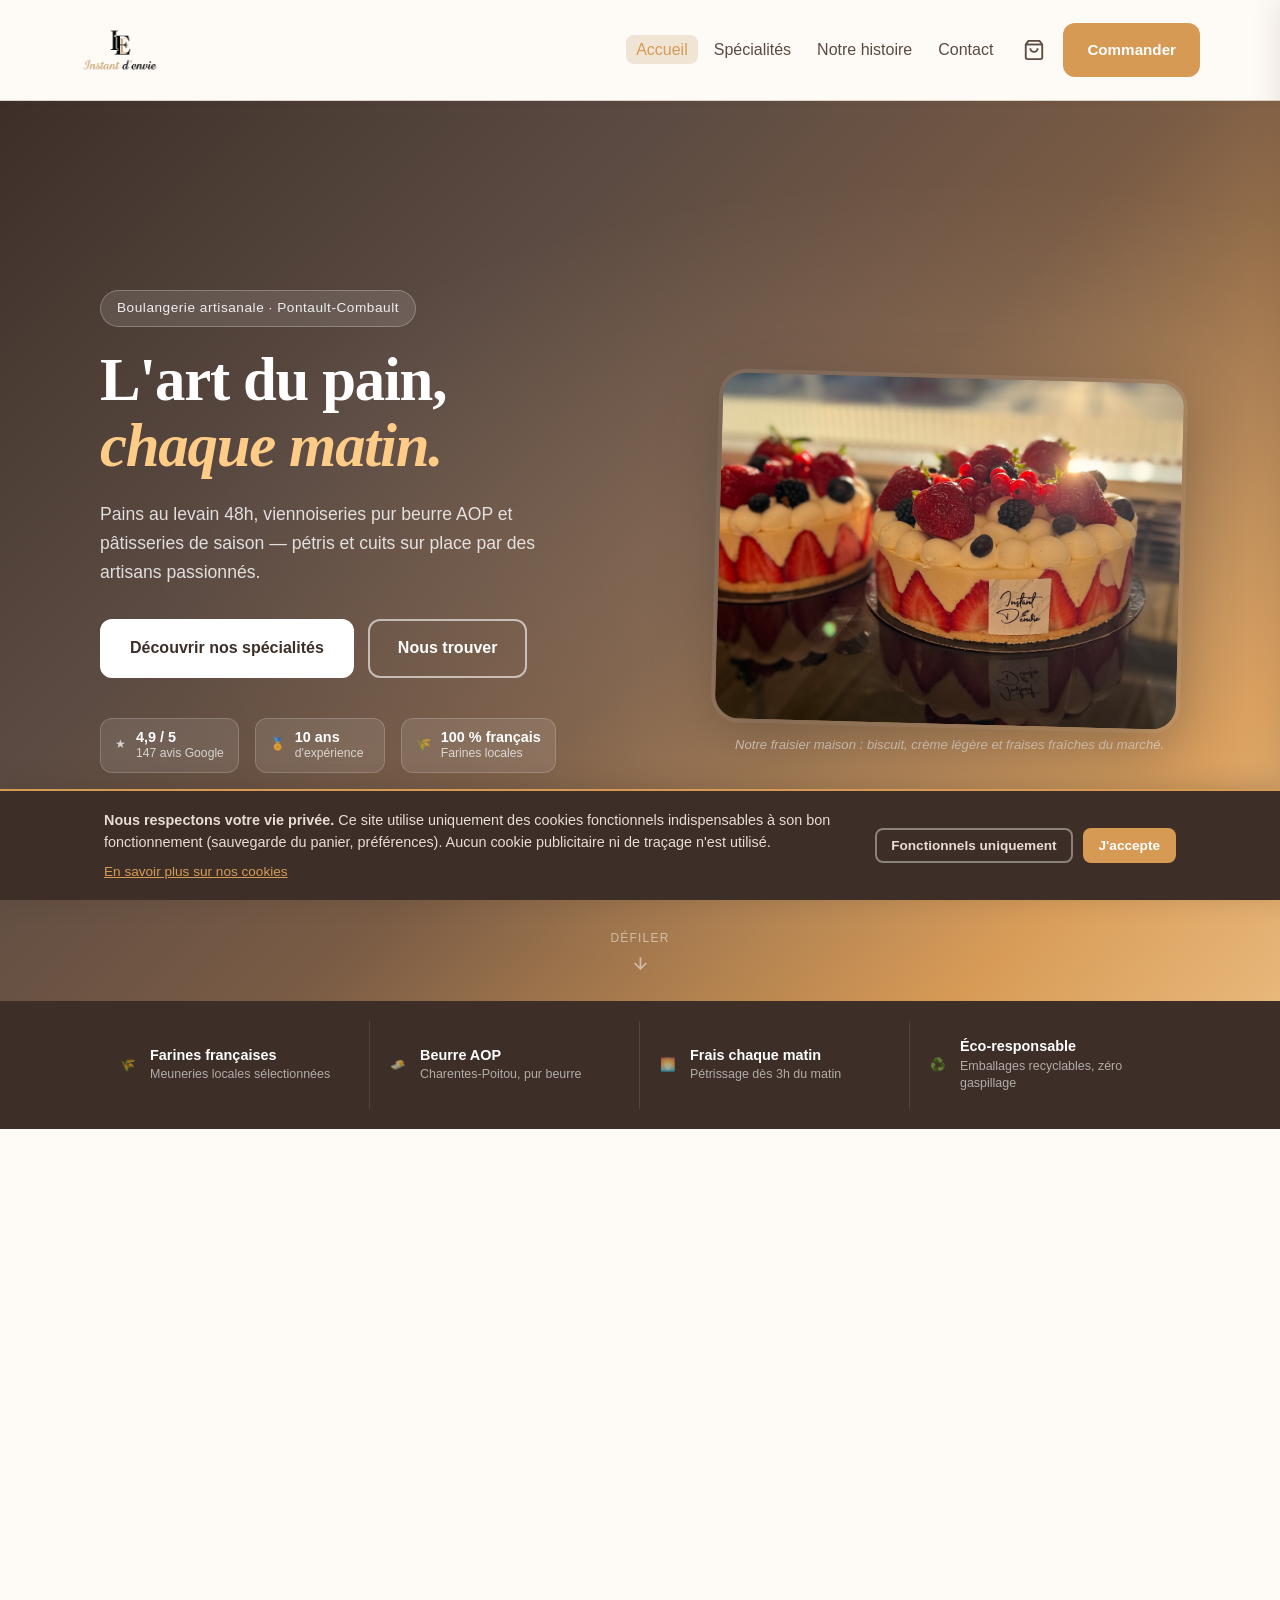
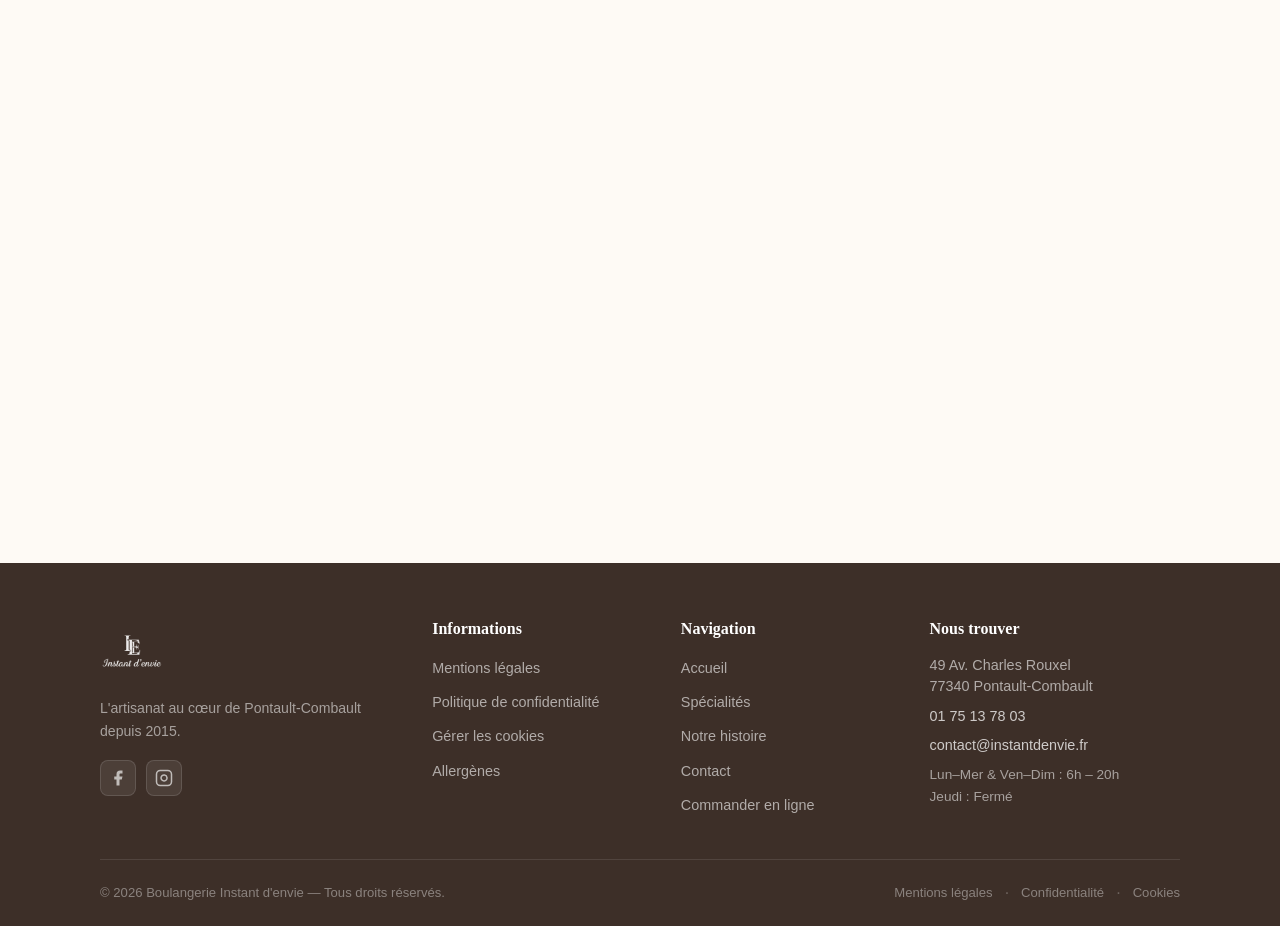
<file: index.html>
<!doctype html>
<html lang="fr">
<head>
  <meta charset="utf-8" />
  <meta name="viewport" content="width=device-width, initial-scale=1" />
  <title>Instant d'envie — Boulangerie Artisanale à Pontault-Combault</title>

  <!-- ✅ SÉCURITÉ : Content Security Policy -->
  <meta http-equiv="Content-Security-Policy"
    content="default-src 'self';
             script-src 'self';
             style-src 'self' https://fonts.googleapis.com;
             font-src 'self' https://fonts.gstatic.com;
             img-src 'self' data:;
             frame-src https://www.google.com;
             connect-src 'self';
             object-src 'none';
             base-uri 'self';
             frame-ancestors 'self';" />

  <meta name="referrer" content="strict-origin-when-cross-origin" />
  <meta name="description" content="Boulangerie artisanale Instant d'envie à Pontault-Combault : pains au levain 48h, viennoiseries pur beurre AOP, pâtisseries de saison. Ouverte du lundi au mercredi et vendredi au dimanche de 6h à 20h." />

  <!-- Open Graph -->
  <meta property="og:title" content="Instant d'envie — Boulangerie Artisanale" />
  <meta property="og:description" content="Pains au levain, viennoiseries pur beurre et pâtisseries artisanales à Pontault-Combault." />
  <meta property="og:type" content="website" />
  <meta property="og:locale" content="fr_FR" />

  <!-- JSON-LD Structured Data — Bakery Schema -->
  <script type="application/ld+json">
  {
    "@context": "https://schema.org",
    "@type": "Bakery",
    "name": "Instant d'envie",
    "description": "Boulangerie artisanale proposant pains au levain, viennoiseries pur beurre AOP et pâtisseries de saison à Pontault-Combault.",
    "url": "https://instantdenvie.fr",
    "telephone": "+33175137803",
    "email": "contact@instantdenvie.fr",
    "address": {
      "@type": "PostalAddress",
      "streetAddress": "49 Avenue Charles Rouxel",
      "addressLocality": "Pontault-Combault",
      "postalCode": "77340",
      "addressCountry": "FR"
    },
    "geo": {
      "@type": "GeoCoordinates",
      "latitude": 48.800468,
      "longitude": 2.598600
    },
    "openingHoursSpecification": [
      {
        "@type": "OpeningHoursSpecification",
        "dayOfWeek": ["Monday", "Tuesday", "Wednesday"],
        "opens": "06:00",
        "closes": "20:00"
      },
      {
        "@type": "OpeningHoursSpecification",
        "dayOfWeek": ["Friday", "Saturday", "Sunday"],
        "opens": "06:00",
        "closes": "20:00"
      }
    ],
    "priceRange": "€€",
    "servesCuisine": ["Boulangerie", "Pâtisserie"],
    "hasMap": "https://maps.google.com/?q=Instant+D%27envie,+49+Av.+Charles+Rouxel,+77340+Pontault-Combault",
    "aggregateRating": {
      "@type": "AggregateRating",
      "ratingValue": "4.9",
      "reviewCount": "147",
      "bestRating": "5"
    }
  }
  </script>

  <link rel="preconnect" href="https://fonts.googleapis.com" />
  <link rel="preconnect" href="https://fonts.gstatic.com" crossorigin />
  <link href="https://fonts.googleapis.com/css2?family=Playfair+Display:ital,wght@0,600;0,700;1,600&family=Inter:wght@400;500;600&display=swap" rel="stylesheet" />
  <link rel="stylesheet" href="style.css" />
</head>
<body>

  <a href="#main-content" class="skip-nav">Passer au contenu principal</a>

  <!-- ══════════════════════════════════════════════
       COOKIE BANNER RGPD (affiché par JS si pas de consentement)
  ══════════════════════════════════════════════ -->
  <div class="cookie-banner" id="cookie-banner" role="dialog" aria-label="Gestion des cookies" aria-live="polite">
    <div class="cookie-banner-inner">
      <div class="cookie-banner-text">
        <p><strong>Nous respectons votre vie privée.</strong> Ce site utilise uniquement des cookies fonctionnels indispensables à son bon fonctionnement (sauvegarde du panier, préférences). Aucun cookie publicitaire ni de traçage n'est utilisé.</p>
        <p class="cookie-banner-links">
          <a href="politique-confidentialite.html#cookies">En savoir plus sur nos cookies</a>
        </p>
      </div>
      <div class="cookie-banner-actions">
        <button class="btn btn-outline btn-sm" id="cookie-refuse" type="button">Fonctionnels uniquement</button>
        <button class="btn btn-sm" id="cookie-accept" type="button">J'accepte</button>
      </div>
    </div>
  </div>

  <!-- ══════════════════════════════════════════════
       EN-TÊTE
  ══════════════════════════════════════════════ -->
  <header class="site-header" id="site-header">
    <div class="container header-row">
      <a class="brand" href="#hero" aria-label="Retour à l'accueil — Instant d'envie">
        <img src="image/logo_ie.png" alt="Logo Instant d'envie" class="brand-logo" />
      </a>

      <nav class="main-nav" aria-label="Navigation principale">
        <ul id="main-nav-list">
          <li><a href="#hero" data-nav="hero">Accueil</a></li>
          <li><a href="#specialites" data-nav="specialites">Spécialités</a></li>
          <li><a href="#histoire" data-nav="histoire">Notre histoire</a></li>
          <li><a href="#contact" data-nav="contact">Contact</a></li>
        </ul>

        <div class="nav-actions">
          <button class="cart-btn" id="cart-toggle" aria-label="Voir mon panier (0 article)">
            <svg aria-hidden="true" width="22" height="22" viewBox="0 0 24 24" fill="none" stroke="currentColor" stroke-width="2"><path d="M6 2L3 6v14a2 2 0 0 0 2 2h14a2 2 0 0 0 2-2V6l-3-4z"/><line x1="3" y1="6" x2="21" y2="6"/><path d="M16 10a4 4 0 0 1-8 0"/></svg>
            <span class="cart-badge" id="cart-count" aria-live="polite">0</span>
          </button>
          <a class="btn" href="#specialites">Commander</a>
          <button class="hamburger" id="menu-toggle" aria-label="Ouvrir le menu" aria-expanded="false" aria-controls="mobile-menu">
            <span></span><span></span><span></span>
          </button>
        </div>
      </nav>
    </div>

    <div class="mobile-menu" id="mobile-menu" aria-hidden="true">
      <ul>
        <li><a href="#hero">Accueil</a></li>
        <li><a href="#specialites">Spécialités</a></li>
        <li><a href="#histoire">Notre histoire</a></li>
        <li><a href="#contact">Contact</a></li>
        <li><a href="#specialites" class="btn mobile-cta-btn">Commander</a></li>
      </ul>
    </div>
  </header>

  <!-- ══════════════════════════════════════════════
       PANNEAU PANIER
  ══════════════════════════════════════════════ -->
  <div class="cart-overlay" id="cart-overlay" aria-hidden="true"></div>
  <aside class="cart-panel" id="cart-panel" aria-label="Votre panier" aria-hidden="true">
    <div class="cart-panel-header">
      <h2>Mon panier</h2>
      <button class="cart-close" id="cart-close" aria-label="Fermer le panier">✕</button>
    </div>
    <div class="cart-items" id="cart-items">
      <p class="cart-empty">Votre panier est vide</p>
    </div>
    <div class="cart-footer" id="cart-footer">
      <div class="cart-total-row">
        <span>Total estimé</span>
        <strong id="cart-total">0,00 €</strong>
      </div>
      <a href="paiement.html" class="btn btn-full" id="cart-checkout">Passer commande →</a>
      <p class="cart-note">Click &amp; Collect · Livraison disponible</p>
    </div>
  </aside>

  <!-- ══════════════════════════════════════════════
       CONTENU PRINCIPAL
  ══════════════════════════════════════════════ -->
  <main id="main-content">

    <!-- ─────────────── HERO ─────────────── -->
    <section id="hero" class="hero-full" aria-label="Présentation de la boulangerie Instant d'envie">
      <div class="hero-bg" aria-hidden="true"></div>
      <div class="container hero-full-inner">
        <div class="hero-content">
          <span class="hero-label">Boulangerie artisanale · Pontault-Combault</span>
          <h1>L'art du pain,<br><em>chaque matin.</em></h1>
          <p class="hero-lead">Pains au levain 48h, viennoiseries pur beurre AOP et pâtisseries de saison — pétris et cuits sur place par des artisans passionnés.</p>
          <div class="hero-cta">
            <a class="btn hero-btn-primary" href="#specialites">Découvrir nos spécialités</a>
            <a class="btn btn-outline hero-btn-secondary" href="#contact">Nous trouver</a>
          </div>
          <div class="hero-trust">
            <div class="trust-badge">
              <span class="trust-icon" aria-hidden="true">★</span>
              <div>
                <strong>4,9 / 5</strong>
                <span>147 avis Google</span>
              </div>
            </div>
            <div class="trust-badge">
              <span class="trust-icon" aria-hidden="true">🏅</span>
              <div>
                <strong>10 ans</strong>
                <span>d'expérience</span>
              </div>
            </div>
            <div class="trust-badge">
              <span class="trust-icon" aria-hidden="true">🌾</span>
              <div>
                <strong>100 % français</strong>
                <span>Farines locales</span>
              </div>
            </div>
            <div class="trust-badge">
              <span class="trust-icon" aria-hidden="true">♻️</span>
              <div>
                <strong>Éco-responsable</strong>
                <span>Zéro gaspillage</span>
              </div>
            </div>
          </div>
        </div>
        <figure class="hero-figure" aria-hidden="false">
          <img src="image/image_fraisier.jpg"
               alt="Fraisier artisanal Instant d'envie — biscuit moelleux, crème légère et fraises fraîches"
               width="560" height="460"
               fetchpriority="high" />
          <figcaption>Notre fraisier maison : biscuit, crème légère et fraises fraîches du marché.</figcaption>
        </figure>
      </div>
      <div class="hero-scroll-hint" aria-hidden="true">
        <span>Défiler</span>
        <svg width="20" height="20" viewBox="0 0 24 24" fill="none" stroke="currentColor" stroke-width="2"><path d="M12 5v14M5 12l7 7 7-7"/></svg>
      </div>
    </section>

    <!-- ─────────────── USP STRIP ─────────────── -->
    <section class="usp-strip" aria-label="Nos engagements qualité">
      <div class="container">
        <ul class="usp-list" role="list">
          <li class="usp-item">
            <span class="usp-icon" aria-hidden="true">🌾</span>
            <div>
              <strong>Farines françaises</strong>
              <span>Meuneries locales sélectionnées</span>
            </div>
          </li>
          <li class="usp-item">
            <span class="usp-icon" aria-hidden="true">🧈</span>
            <div>
              <strong>Beurre AOP</strong>
              <span>Charentes-Poitou, pur beurre</span>
            </div>
          </li>
          <li class="usp-item">
            <span class="usp-icon" aria-hidden="true">🌅</span>
            <div>
              <strong>Frais chaque matin</strong>
              <span>Pétrissage dès 3h du matin</span>
            </div>
          </li>
          <li class="usp-item">
            <span class="usp-icon" aria-hidden="true">♻️</span>
            <div>
              <strong>Éco-responsable</strong>
              <span>Emballages recyclables, zéro gaspillage</span>
            </div>
          </li>
        </ul>
      </div>
    </section>

    <!-- ─────────────── SPÉCIALITÉS ─────────────── -->
    <section id="specialites" class="section animate-on-scroll">
      <div class="container">
        <div class="section-header">
          <span class="section-eyebrow">Nos créations</span>
          <h2>Spécialités maison</h2>
          <p class="section-lead">Préparées chaque matin avec passion et des ingrédients de qualité irréprochable. Click &amp; Collect ou livraison à domicile.</p>
        </div>

        <div class="grid-products">

          <article class="card"
                   data-product-id="trompe-loeil"
                   data-product-name="Trompe l'œil"
                   data-product-price="14.50"
                   data-product-image="image/img_trompeeil.JPG">
            <div class="card-img-wrap">
              <img src="image/img_trompeeil.JPG"
                   alt="Trompe l'œil — gâteau artistique fait maison"
                   loading="lazy" width="400" height="280" />
              <span class="card-badge">Week-end uniquement</span>
            </div>
            <div class="card-body">
              <h3>Trompe l'œil</h3>
              <p>Un chef-d'œuvre visuel et gustatif, façonné par notre pâtissier avec une précision d'artiste.</p>
              <div class="card-footer">
                <span class="card-price">14,50 €</span>
                <button class="btn btn-sm add-to-cart" aria-label="Ajouter Trompe l'œil au panier">+ Panier</button>
              </div>
            </div>
          </article>

          <article class="card"
                   data-product-id="brioche-feuilletee"
                   data-product-name="Brioche feuilletée"
                   data-product-price="5.90"
                   data-product-image="image/img_trompeeil.JPG">
            <div class="card-img-wrap">
              <img src="image/img_trompeeil.JPG"
                   alt="Brioche feuilletée garnie"
                   loading="lazy" width="400" height="280" />
              <span class="card-badge card-badge-gold">Notre incontournable</span>
            </div>
            <div class="card-body">
              <h3>Brioche feuilletée</h3>
              <p>Nutella, pistache ou fruits rouges — feuilletage délicat au beurre AOP, fondante à souhait.</p>
              <div class="card-footer">
                <span class="card-price">5,90 €</span>
                <button class="btn btn-sm add-to-cart" aria-label="Ajouter Brioche feuilletée au panier">+ Panier</button>
              </div>
            </div>
          </article>

          <article class="card"
                   data-product-id="gateau-saison"
                   data-product-name="Gâteau de saison"
                   data-product-price="8.50"
                   data-product-image="image/image_fraisier.jpg">
            <div class="card-img-wrap">
              <img src="image/image_fraisier.jpg"
                   alt="Gâteau fait maison selon la saison"
                   loading="lazy" width="400" height="280" />
              <span class="card-badge card-badge-green">Selon la saison</span>
            </div>
            <div class="card-body">
              <h3>Gâteau de saison</h3>
              <p>Fruits du marché, crème légère juste sucrée. La recette évolue avec les meilleurs arrivages.</p>
              <div class="card-footer">
                <span class="card-price">8,50 €</span>
                <button class="btn btn-sm add-to-cart" aria-label="Ajouter Gâteau de saison au panier">+ Panier</button>
              </div>
            </div>
          </article>

          <article class="card"
                   data-product-id="fraisier"
                   data-product-name="Fraisier maison"
                   data-product-price="9.50"
                   data-product-image="image/image_fraisier.jpg">
            <div class="card-img-wrap">
              <img src="image/image_fraisier.jpg"
                   alt="Fraisier artisanal maison"
                   loading="lazy" width="400" height="280" />
              <span class="card-badge card-badge-pink">Coup de cœur</span>
            </div>
            <div class="card-body">
              <h3>Fraisier maison</h3>
              <p>Biscuit moelleux, crème mousseline et fraises fraîches — un équilibre parfait entre légèreté et gourmandise.</p>
              <div class="card-footer">
                <span class="card-price">9,50 €</span>
                <button class="btn btn-sm add-to-cart" aria-label="Ajouter Fraisier maison au panier">+ Panier</button>
              </div>
            </div>
          </article>

          <!-- Nouveau produit 1 -->
          <article class="card"
                   data-product-id="pain-levain"
                   data-product-name="Pain au levain 48h"
                   data-product-price="4.50"
                   data-product-image="">
            <div class="card-img-wrap">
              <div class="card-img-placeholder card-img-placeholder--bread" aria-label="Pain au levain 48h — photo à venir" role="img">
                <span aria-hidden="true">🍞</span>
              </div>
              <span class="card-badge card-badge-gold">La signature</span>
            </div>
            <div class="card-body">
              <h3>Pain au levain 48h</h3>
              <p>Fermentation lente sur 48 heures pour une mie alvéolée, une croûte croustillante et des arômes incomparables.</p>
              <div class="card-footer">
                <span class="card-price">4,50 €</span>
                <button class="btn btn-sm add-to-cart" aria-label="Ajouter Pain au levain 48h au panier">+ Panier</button>
              </div>
            </div>
          </article>

          <!-- Nouveau produit 2 -->
          <article class="card"
                   data-product-id="croissant-beurre"
                   data-product-name="Croissant pur beurre"
                   data-product-price="1.80"
                   data-product-image="">
            <div class="card-img-wrap">
              <div class="card-img-placeholder card-img-placeholder--pastry" aria-label="Croissant pur beurre — photo à venir" role="img">
                <span aria-hidden="true">🥐</span>
              </div>
              <span class="card-badge">Tous les matins</span>
            </div>
            <div class="card-body">
              <h3>Croissant pur beurre</h3>
              <p>Feuilletage délicat au beurre AOP Charentes-Poitou, dorure miel, croustillant à l'extérieur, fondant dedans.</p>
              <div class="card-footer">
                <span class="card-price">1,80 €</span>
                <button class="btn btn-sm add-to-cart" aria-label="Ajouter Croissant pur beurre au panier">+ Panier</button>
              </div>
            </div>
          </article>

        </div>
      </div>
    </section>

    <!-- ─────────────── NOTRE HISTOIRE ─────────────── -->
    <section id="histoire" class="section section-alt animate-on-scroll">
      <div class="container">
        <div class="histoire-grid">

          <div class="histoire-content">
            <span class="section-eyebrow">À propos</span>
            <h2>Une passion,<br>une histoire.</h2>
            <p class="histoire-lead">Née d'un amour profond pour le pain et les produits artisanaux, la boulangerie Instant d'envie est bien plus qu'une boutique — c'est un lieu de vie et de partage au cœur de Pontault-Combault.</p>

            <ol class="timeline" aria-label="Notre histoire en dates clés">
              <li class="timeline-item">
                <div class="timeline-dot" aria-hidden="true"></div>
                <div class="timeline-body">
                  <time class="timeline-year" datetime="2015">2015</time>
                  <h3>L'ouverture</h3>
                  <p>Naissance d'Instant d'envie, avec une seule obsession : proposer des produits d'artisanat authentique, sans compromis sur la qualité.</p>
                </div>
              </li>
              <li class="timeline-item">
                <div class="timeline-dot" aria-hidden="true"></div>
                <div class="timeline-body">
                  <time class="timeline-year" datetime="2018">2018</time>
                  <h3>La gamme viennoiseries</h3>
                  <p>Lancement de la gamme viennoiseries pur beurre AOP — croissants, brioches feuilletées et pains au chocolat qui font désormais partie de vos matins.</p>
                </div>
              </li>
              <li class="timeline-item">
                <div class="timeline-dot" aria-hidden="true"></div>
                <div class="timeline-body">
                  <time class="timeline-year" datetime="2022">2022</time>
                  <h3>Récompensée par nos clients</h3>
                  <p>Mention spéciale dans le guide des meilleures boulangeries de Seine-et-Marne, avec une note moyenne de 4,9/5 sur Google.</p>
                </div>
              </li>
              <li class="timeline-item">
                <div class="timeline-dot" aria-hidden="true"></div>
                <div class="timeline-body">
                  <time class="timeline-year" datetime="2025">2025</time>
                  <h3>Livraison à domicile</h3>
                  <p>Lancement du service de livraison dans un rayon de 10 km autour de la boulangerie, pour apporter la fraîcheur artisanale jusqu'à votre table.</p>
                </div>
              </li>
            </ol>
          </div>

          <figure class="histoire-figure">
            <div class="histoire-img-placeholder" aria-label="L'équipe de la boulangerie Instant d'envie — photo à venir" role="img">
              <span aria-hidden="true">👨‍🍳</span>
              <p>Photo de l'équipe</p>
            </div>
            <figcaption>Notre équipe passionnée, pétrit chaque jour depuis 3h du matin pour vous offrir le meilleur.</figcaption>
          </figure>

        </div>
      </div>
    </section>

    <!-- ─────────────── SAVOIR-FAIRE ─────────────── -->
    <section class="section animate-on-scroll" aria-label="Notre savoir-faire">
      <div class="container">
        <div class="section-header">
          <span class="section-eyebrow">Engagements</span>
          <h2>Notre savoir-faire</h2>
          <p class="section-lead">Chaque produit est le fruit d'un travail minutieux, d'ingrédients rigoureusement sélectionnés et d'un amour sincère du métier.</p>
        </div>
        <div class="grid-3">
          <article class="info animate-on-scroll">
            <div class="info-icon" aria-hidden="true">🌾</div>
            <h3>Artisan Boulanger</h3>
            <p>Farines locales sélectionnées, fermentation lente sur 48h, recettes transmises et perfectionnées chaque année.</p>
          </article>
          <article class="info animate-on-scroll">
            <div class="info-icon" aria-hidden="true">🧈</div>
            <h3>Qualité Premium</h3>
            <p>Beurre AOP Charentes-Poitou, œufs plein air Label Rouge, fruits de saison choisis au marché chaque matin.</p>
          </article>
          <article class="info animate-on-scroll">
            <div class="info-icon" aria-hidden="true">♻️</div>
            <h3>Engagement durable</h3>
            <p>Réduction du gaspillage alimentaire, invendus reversés à des associations locales, emballages 100 % recyclables.</p>
          </article>
        </div>
      </div>
    </section>

    <!-- ─────────────── AVIS CLIENTS ─────────────── -->
    <section class="section section-alt testimonials animate-on-scroll" aria-label="Avis de nos clients">
      <div class="container">
        <div class="section-header">
          <span class="section-eyebrow">Ce que vous dites</span>
          <h2>Avis clients</h2>
          <div class="rating-global" aria-label="Note globale 4,9 sur 5 basée sur 147 avis Google">
            <span class="rating-stars" aria-hidden="true">★★★★★</span>
            <strong>4,9 / 5</strong>
            <span class="rating-count">147 avis Google</span>
          </div>
        </div>

        <div class="testimonials-grid">

          <article class="testimonial-card animate-on-scroll">
            <div class="testimonial-stars" aria-label="Note : 5 étoiles sur 5" aria-hidden="true">★★★★★</div>
            <blockquote>
              <p>La meilleure boulangerie du coin, sans hésiter. Le pain au levain est exceptionnel — croûte croustillante, mie alvéolée, goût inimitable. Et les croissants... je ne peux plus m'en passer chaque matin !</p>
            </blockquote>
            <footer class="testimonial-footer">
              <div class="testimonial-avatar" aria-hidden="true">S</div>
              <div>
                <cite class="testimonial-name">Sophie M.</cite>
                <span class="testimonial-meta">Cliente fidèle · Il y a 2 semaines</span>
              </div>
            </footer>
          </article>

          <article class="testimonial-card animate-on-scroll">
            <div class="testimonial-stars" aria-label="Note : 5 étoiles sur 5" aria-hidden="true">★★★★★</div>
            <blockquote>
              <p>J'ai commandé le Trompe l'œil pour l'anniversaire de ma femme — toute la famille était bluffée, visuellement comme gustativement. Un vrai talent. La livraison était ponctuelle et l'emballage soigné.</p>
            </blockquote>
            <footer class="testimonial-footer">
              <div class="testimonial-avatar" aria-hidden="true">T</div>
              <div>
                <cite class="testimonial-name">Thomas L.</cite>
                <span class="testimonial-meta">Client vérifié · Il y a 1 mois</span>
              </div>
            </footer>
          </article>

          <article class="testimonial-card animate-on-scroll">
            <div class="testimonial-stars" aria-label="Note : 5 étoiles sur 5" aria-hidden="true">★★★★★</div>
            <blockquote>
              <p>On sent vraiment la différence avec une vraie boulangerie artisanale. Les produits changent selon la saison, c'est toujours une surprise. L'accueil est chaleureux et l'équipe est aux petits soins. Je recommande vivement !</p>
            </blockquote>
            <footer class="testimonial-footer">
              <div class="testimonial-avatar" aria-hidden="true">N</div>
              <div>
                <cite class="testimonial-name">Nathalie B.</cite>
                <span class="testimonial-meta">Cliente fidèle · Il y a 3 semaines</span>
              </div>
            </footer>
          </article>

        </div>
      </div>
    </section>

    <!-- ─────────────── NEWSLETTER ─────────────── -->
    <section class="newsletter-section animate-on-scroll" aria-label="Inscription à la newsletter">
      <div class="container">
        <div class="newsletter-inner">
          <div class="newsletter-text">
            <h2>Restez gourmand</h2>
            <p>Recevez nos actualités, créations du moment et offres exclusives directement dans votre boîte mail.</p>
          </div>
          <form class="newsletter-form" id="newsletter-form" novalidate aria-label="Formulaire d'inscription newsletter">
            <div class="newsletter-input-wrap">
              <label for="newsletter-email" class="sr-only">Votre adresse e-mail</label>
              <input type="email"
                     id="newsletter-email"
                     name="email"
                     placeholder="votre@email.fr"
                     autocomplete="email"
                     aria-required="true"
                     required
                     maxlength="254" />
              <button type="submit" class="btn">S'inscrire</button>
            </div>
            <label class="newsletter-consent" for="newsletter-consent">
              <input type="checkbox" id="newsletter-consent" name="consent" required aria-required="true" />
              <span>J'accepte de recevoir la newsletter d'Instant d'envie et je reconnais avoir lu la <a href="politique-confidentialite.html">politique de confidentialité</a>. Je peux me désinscrire à tout moment.</span>
            </label>
            <div id="newsletter-msg" role="status" aria-live="polite" class="newsletter-feedback"></div>
          </form>
        </div>
      </div>
    </section>

    <!-- ─────────────── CONTACT ─────────────── -->
    <section id="contact" class="section animate-on-scroll">
      <div class="container">
        <div class="section-header">
          <span class="section-eyebrow">Venir nous voir</span>
          <h2>Contact &amp; horaires</h2>
        </div>
        <div class="contact-grid">

          <div class="contact-left">
            <div class="contact-card">
              <div class="contact-info-row">
                <span class="contact-icon" aria-hidden="true">📍</span>
                <div>
                  <strong>Adresse</strong>
                  <span>49 Av. Charles Rouxel, 77340 Pontault-Combault</span>
                </div>
              </div>
              <div class="contact-info-row">
                <span class="contact-icon" aria-hidden="true">📞</span>
                <div>
                  <strong>Téléphone</strong>
                  <a href="tel:+33175137803">01 75 13 78 03</a>
                </div>
              </div>
              <div class="contact-info-row">
                <span class="contact-icon" aria-hidden="true">✉️</span>
                <div>
                  <strong>E-mail</strong>
                  <a href="mailto:contact@instantdenvie.fr">contact@instantdenvie.fr</a>
                </div>
              </div>
              <div class="contact-info-row">
                <span class="contact-icon" aria-hidden="true">🕒</span>
                <div>
                  <strong>Horaires</strong>
                  <table class="horaires-table" aria-label="Horaires d'ouverture">
                    <tbody>
                      <tr><td>Lundi – Mercredi</td><td>6h – 20h</td></tr>
                      <tr class="horaires-closed"><td>Jeudi</td><td>Fermé</td></tr>
                      <tr><td>Vendredi – Dimanche</td><td>6h – 20h</td></tr>
                    </tbody>
                  </table>
                </div>
              </div>
            </div>

            <iframe
              title="Carte — Boulangerie Instant d'envie, 49 Av. Charles Rouxel, Pontault-Combault"
              src="https://www.google.com/maps/embed?pb=!1m18!1m12!1m3!1d10512.107070641938!2d2.5986004499999926!3d48.80046774999999!2m3!1f0!2f0!3f0!3m2!1i1024!2i768!4f13.1!3m3!1m2!1s0x47e60f6d9b5adf0b%3A0xf8f341e79b0a8008!2sInstant%20D&#39;envie!5e0!3m2!1sfr!2sfr!4v1761155684220!5m2!1sfr!2sfr"
              width="100%" height="280"
              class="contact-map"
              sandbox="allow-scripts allow-same-origin allow-popups"
              referrerpolicy="no-referrer-when-downgrade"
              loading="lazy"
              allowfullscreen>
            </iframe>
          </div>

          <form class="form"
                method="POST"
                action="#"
                novalidate
                id="contact-form"
                aria-label="Formulaire de contact">

            <h3>Écrivez-nous</h3>
            <p class="form-subtitle">Réponse sous 24h ouvrées.</p>

            <label for="nom">Nom complet <span aria-hidden="true" class="required-star">*</span></label>
            <input id="nom" name="nom" type="text"
                   required
                   autocomplete="name"
                   placeholder="Marie Dupont"
                   aria-required="true" />

            <label for="email">E-mail <span aria-hidden="true" class="required-star">*</span></label>
            <input id="email" name="email" type="email"
                   required
                   autocomplete="email"
                   placeholder="marie@exemple.fr"
                   aria-required="true" />

            <label for="message">Message <span aria-hidden="true" class="required-star">*</span></label>
            <textarea id="message" name="message" rows="5"
                      required
                      aria-required="true"
                      maxlength="2000"
                      placeholder="Votre demande (commande personnalisée, questions sur nos produits…)"></textarea>

            <label class="form-rgpd-consent" for="contact-rgpd">
              <input type="checkbox" id="contact-rgpd" name="rgpd" required aria-required="true" />
              <span>J'accepte que mes données soient traitées par la boulangerie Instant d'envie pour répondre à ma demande, conformément à la <a href="politique-confidentialite.html" target="_blank" rel="noopener noreferrer">politique de confidentialité</a>.</span>
            </label>

            <div id="contact-form-msg" role="status" aria-live="polite"></div>

            <button class="btn" type="submit">Envoyer le message</button>
            <p class="form-note">* Champs obligatoires. Vos données ne seront jamais revendues.</p>
          </form>

        </div>
      </div>
    </section>

  </main>

  <!-- ══════════════════════════════════════════════
       PIED DE PAGE
  ══════════════════════════════════════════════ -->
  <footer class="site-footer site-footer--full">
    <div class="container">
      <div class="footer-grid">

        <div class="footer-brand">
          <a href="#hero" aria-label="Retour en haut — Instant d'envie">
            <img src="image/logo_ie.png" alt="Logo Instant d'envie" class="footer-logo" />
          </a>
          <p class="footer-tagline">L'artisanat au cœur de Pontault-Combault depuis 2015.</p>
          <div class="footer-social" aria-label="Réseaux sociaux">
            <a href="#" class="social-link" aria-label="Notre page Facebook (bientôt disponible)">
              <svg aria-hidden="true" width="18" height="18" viewBox="0 0 24 24" fill="currentColor"><path d="M18 2h-3a5 5 0 0 0-5 5v3H7v4h3v8h4v-8h3l1-4h-4V7a1 1 0 0 1 1-1h3z"/></svg>
            </a>
            <a href="#" class="social-link" aria-label="Notre compte Instagram (bientôt disponible)">
              <svg aria-hidden="true" width="18" height="18" viewBox="0 0 24 24" fill="none" stroke="currentColor" stroke-width="2"><rect x="2" y="2" width="20" height="20" rx="5" ry="5"/><path d="M16 11.37A4 4 0 1 1 12.63 8 4 4 0 0 1 16 11.37z"/><line x1="17.5" y1="6.5" x2="17.51" y2="6.5"/></svg>
            </a>
          </div>
        </div>

        <nav class="footer-links" aria-label="Navigation légale">
          <h3>Informations</h3>
          <ul>
            <li><a href="mentions-legales.html">Mentions légales</a></li>
            <li><a href="politique-confidentialite.html">Politique de confidentialité</a></li>
            <li><a href="#" id="footer-cookie-manage">Gérer les cookies</a></li>
            <li><a href="#contact">Allergènes</a></li>
          </ul>
        </nav>

        <div class="footer-nav" aria-label="Navigation rapide">
          <h3>Navigation</h3>
          <ul>
            <li><a href="#hero">Accueil</a></li>
            <li><a href="#specialites">Spécialités</a></li>
            <li><a href="#histoire">Notre histoire</a></li>
            <li><a href="#contact">Contact</a></li>
            <li><a href="paiement.html">Commander en ligne</a></li>
          </ul>
        </div>

        <div class="footer-contact" aria-label="Coordonnées">
          <h3>Nous trouver</h3>
          <address>
            <p>49 Av. Charles Rouxel<br>77340 Pontault-Combault</p>
            <p><a href="tel:+33175137803">01 75 13 78 03</a></p>
            <p><a href="mailto:contact@instantdenvie.fr">contact@instantdenvie.fr</a></p>
            <p class="footer-horaires">
              <span>Lun–Mer &amp; Ven–Dim : 6h – 20h</span>
              <span class="footer-closed">Jeudi : Fermé</span>
            </p>
          </address>
        </div>

      </div>

      <div class="footer-bottom">
        <small>© <span id="year"></span> Boulangerie Instant d'envie — Tous droits réservés.</small>
        <div class="footer-bottom-links">
          <a href="mentions-legales.html">Mentions légales</a>
          <span aria-hidden="true">·</span>
          <a href="politique-confidentialite.html">Confidentialité</a>
          <span aria-hidden="true">·</span>
          <a href="#" id="footer-cookie-manage-2">Cookies</a>
        </div>
      </div>
    </div>
  </footer>

  <!-- Toast de notification panier -->
  <div class="toast" id="toast" role="status" aria-live="polite" aria-atomic="true"></div>

  <script src="script.js"></script>
</body>
</html>
</file>
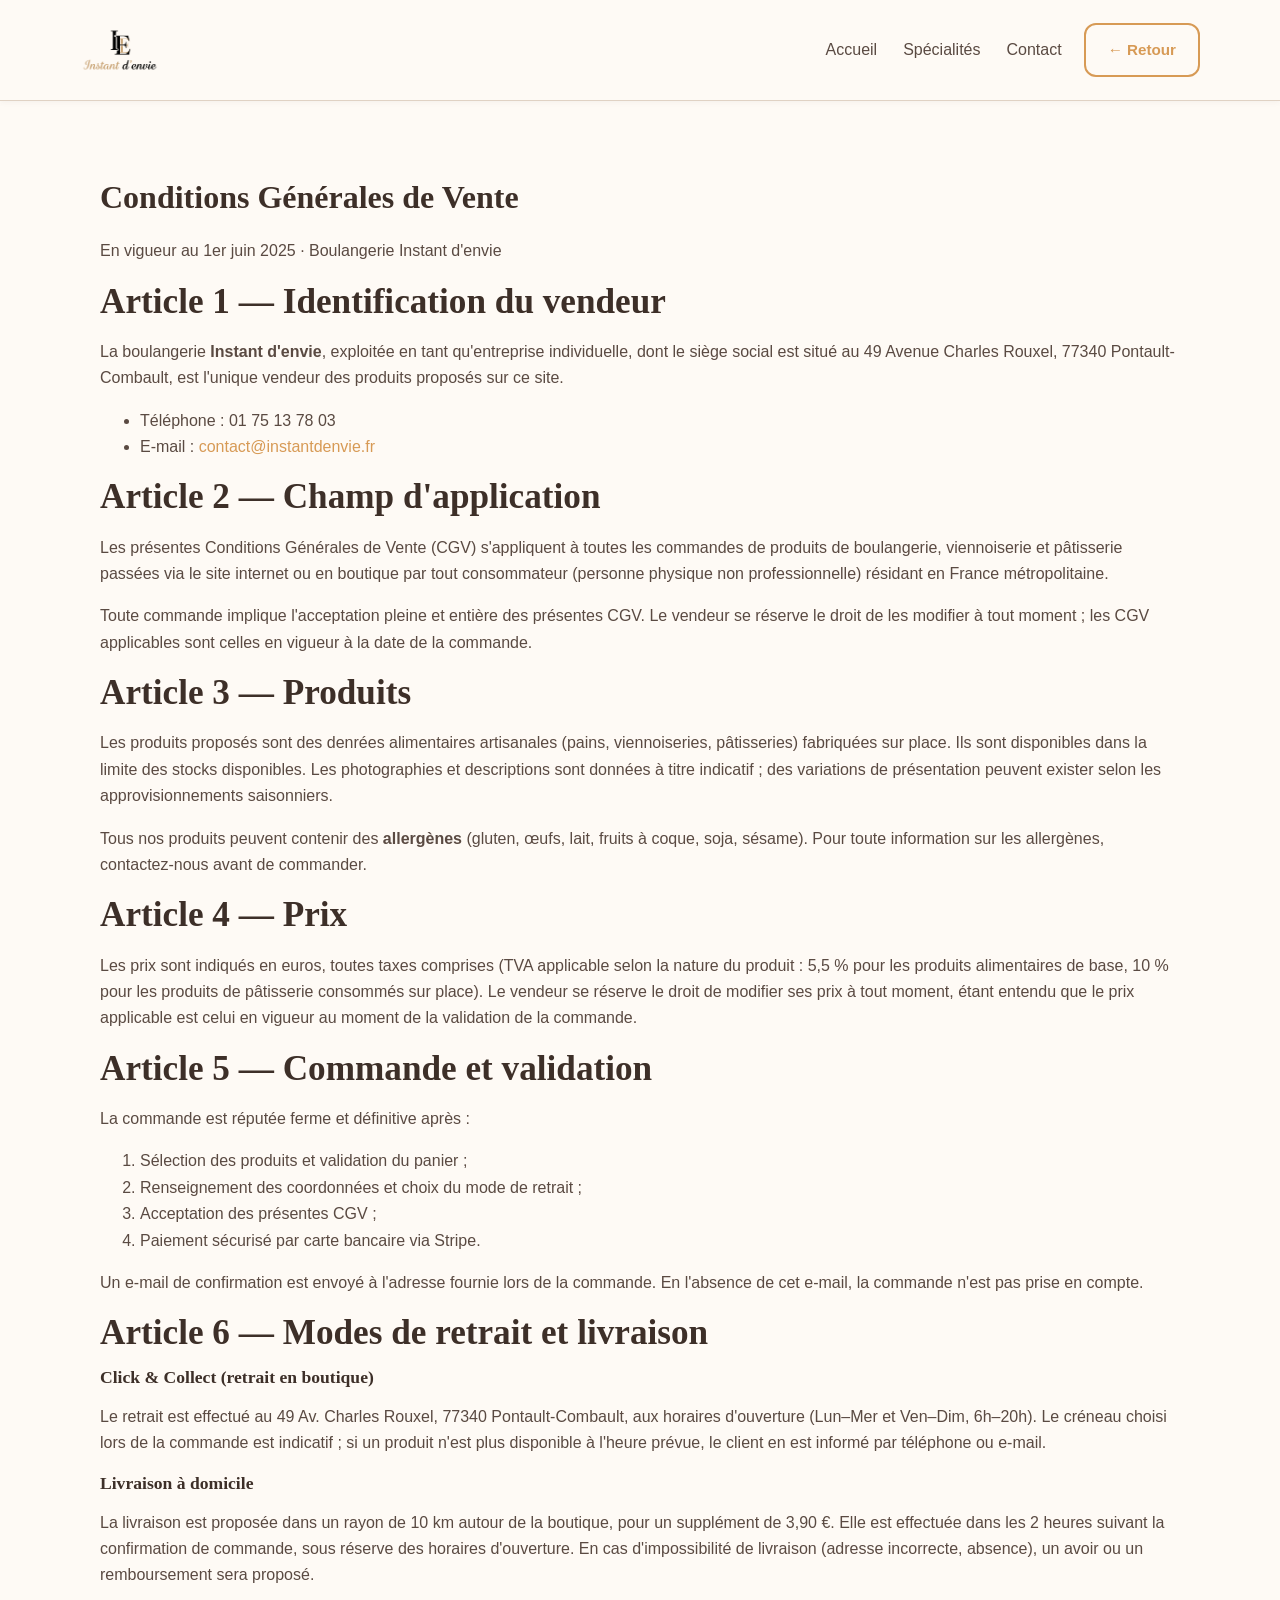
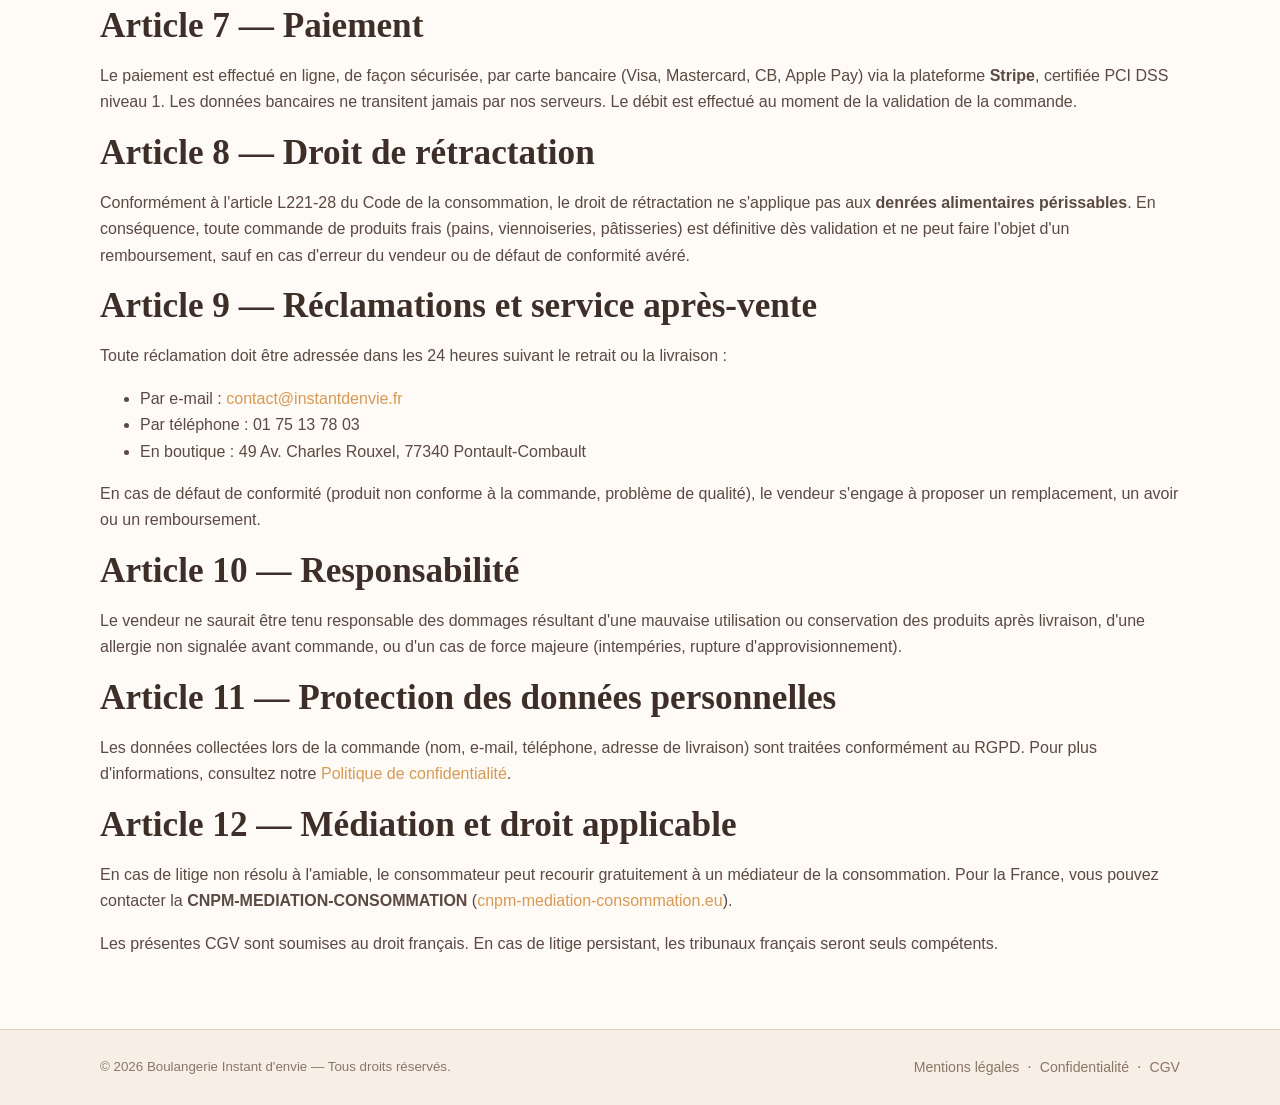
<file: cgv.html>
<!doctype html>
<html lang="fr">
<head>
  <meta charset="utf-8" />
  <meta name="viewport" content="width=device-width, initial-scale=1" />
  <title>Conditions Générales de Vente — Instant d'envie</title>

  <meta http-equiv="Content-Security-Policy"
    content="default-src 'self';
             script-src 'self';
             style-src 'self' https://fonts.googleapis.com;
             font-src 'self' https://fonts.gstatic.com;
             img-src 'self' data:;
             connect-src 'self';
             object-src 'none';
             base-uri 'self';
             frame-ancestors 'self';" />

  <meta name="referrer" content="strict-origin-when-cross-origin" />
  <meta name="description" content="Conditions générales de vente de la boulangerie Instant d'envie à Pontault-Combault." />

  <link rel="preconnect" href="https://fonts.googleapis.com" />
  <link rel="preconnect" href="https://fonts.gstatic.com" crossorigin />
  <link href="https://fonts.googleapis.com/css2?family=Playfair+Display:wght@600;700&family=Inter:wght@400;500;600&display=swap" rel="stylesheet" />
  <link rel="stylesheet" href="style.css" />
</head>
<body>

  <a href="#main-content" class="skip-nav">Passer au contenu principal</a>

  <header class="site-header">
    <div class="container header-row">
      <a class="brand" href="index.html" aria-label="Retour à l'accueil — Instant d'envie">
        <img src="image/logo_ie.png" alt="Logo Instant d'envie" class="brand-logo" />
      </a>
      <nav class="main-nav" aria-label="Navigation principale">
        <ul>
          <li><a href="index.html">Accueil</a></li>
          <li><a href="index.html#specialites">Spécialités</a></li>
          <li><a href="index.html#contact">Contact</a></li>
        </ul>
        <a class="btn btn-outline" href="index.html">← Retour</a>
      </nav>
    </div>
  </header>

  <main class="section" id="main-content">
    <div class="container legal-page">

      <h1>Conditions Générales de Vente</h1>
      <p class="legal-update">En vigueur au 1er juin 2025 · Boulangerie Instant d'envie</p>

      <section class="legal-section">
        <h2>Article 1 — Identification du vendeur</h2>
        <p>La boulangerie <strong>Instant d'envie</strong>, exploitée en tant qu'entreprise individuelle, dont le siège social est situé au 49 Avenue Charles Rouxel, 77340 Pontault-Combault, est l'unique vendeur des produits proposés sur ce site.</p>
        <ul>
          <li>Téléphone : 01 75 13 78 03</li>
          <li>E-mail : <a href="mailto:contact@instantdenvie.fr">contact@instantdenvie.fr</a></li>
        </ul>
      </section>

      <section class="legal-section">
        <h2>Article 2 — Champ d'application</h2>
        <p>Les présentes Conditions Générales de Vente (CGV) s'appliquent à toutes les commandes de produits de boulangerie, viennoiserie et pâtisserie passées via le site internet ou en boutique par tout consommateur (personne physique non professionnelle) résidant en France métropolitaine.</p>
        <p>Toute commande implique l'acceptation pleine et entière des présentes CGV. Le vendeur se réserve le droit de les modifier à tout moment ; les CGV applicables sont celles en vigueur à la date de la commande.</p>
      </section>

      <section class="legal-section">
        <h2>Article 3 — Produits</h2>
        <p>Les produits proposés sont des denrées alimentaires artisanales (pains, viennoiseries, pâtisseries) fabriquées sur place. Ils sont disponibles dans la limite des stocks disponibles. Les photographies et descriptions sont données à titre indicatif ; des variations de présentation peuvent exister selon les approvisionnements saisonniers.</p>
        <p>Tous nos produits peuvent contenir des <strong>allergènes</strong> (gluten, œufs, lait, fruits à coque, soja, sésame). Pour toute information sur les allergènes, contactez-nous avant de commander.</p>
      </section>

      <section class="legal-section">
        <h2>Article 4 — Prix</h2>
        <p>Les prix sont indiqués en euros, toutes taxes comprises (TVA applicable selon la nature du produit : 5,5 % pour les produits alimentaires de base, 10 % pour les produits de pâtisserie consommés sur place). Le vendeur se réserve le droit de modifier ses prix à tout moment, étant entendu que le prix applicable est celui en vigueur au moment de la validation de la commande.</p>
      </section>

      <section class="legal-section">
        <h2>Article 5 — Commande et validation</h2>
        <p>La commande est réputée ferme et définitive après :</p>
        <ol>
          <li>Sélection des produits et validation du panier ;</li>
          <li>Renseignement des coordonnées et choix du mode de retrait ;</li>
          <li>Acceptation des présentes CGV ;</li>
          <li>Paiement sécurisé par carte bancaire via Stripe.</li>
        </ol>
        <p>Un e-mail de confirmation est envoyé à l'adresse fournie lors de la commande. En l'absence de cet e-mail, la commande n'est pas prise en compte.</p>
      </section>

      <section class="legal-section">
        <h2>Article 6 — Modes de retrait et livraison</h2>
        <h3>Click &amp; Collect (retrait en boutique)</h3>
        <p>Le retrait est effectué au 49 Av. Charles Rouxel, 77340 Pontault-Combault, aux horaires d'ouverture (Lun–Mer et Ven–Dim, 6h–20h). Le créneau choisi lors de la commande est indicatif ; si un produit n'est plus disponible à l'heure prévue, le client en est informé par téléphone ou e-mail.</p>
        <h3>Livraison à domicile</h3>
        <p>La livraison est proposée dans un rayon de 10 km autour de la boutique, pour un supplément de 3,90 €. Elle est effectuée dans les 2 heures suivant la confirmation de commande, sous réserve des horaires d'ouverture. En cas d'impossibilité de livraison (adresse incorrecte, absence), un avoir ou un remboursement sera proposé.</p>
      </section>

      <section class="legal-section">
        <h2>Article 7 — Paiement</h2>
        <p>Le paiement est effectué en ligne, de façon sécurisée, par carte bancaire (Visa, Mastercard, CB, Apple Pay) via la plateforme <strong>Stripe</strong>, certifiée PCI DSS niveau 1. Les données bancaires ne transitent jamais par nos serveurs. Le débit est effectué au moment de la validation de la commande.</p>
      </section>

      <section class="legal-section">
        <h2>Article 8 — Droit de rétractation</h2>
        <p>Conformément à l'article L221-28 du Code de la consommation, le droit de rétractation ne s'applique pas aux <strong>denrées alimentaires périssables</strong>. En conséquence, toute commande de produits frais (pains, viennoiseries, pâtisseries) est définitive dès validation et ne peut faire l'objet d'un remboursement, sauf en cas d'erreur du vendeur ou de défaut de conformité avéré.</p>
      </section>

      <section class="legal-section">
        <h2>Article 9 — Réclamations et service après-vente</h2>
        <p>Toute réclamation doit être adressée dans les 24 heures suivant le retrait ou la livraison :</p>
        <ul>
          <li>Par e-mail : <a href="mailto:contact@instantdenvie.fr">contact@instantdenvie.fr</a></li>
          <li>Par téléphone : 01 75 13 78 03</li>
          <li>En boutique : 49 Av. Charles Rouxel, 77340 Pontault-Combault</li>
        </ul>
        <p>En cas de défaut de conformité (produit non conforme à la commande, problème de qualité), le vendeur s'engage à proposer un remplacement, un avoir ou un remboursement.</p>
      </section>

      <section class="legal-section">
        <h2>Article 10 — Responsabilité</h2>
        <p>Le vendeur ne saurait être tenu responsable des dommages résultant d'une mauvaise utilisation ou conservation des produits après livraison, d'une allergie non signalée avant commande, ou d'un cas de force majeure (intempéries, rupture d'approvisionnement).</p>
      </section>

      <section class="legal-section">
        <h2>Article 11 — Protection des données personnelles</h2>
        <p>Les données collectées lors de la commande (nom, e-mail, téléphone, adresse de livraison) sont traitées conformément au RGPD. Pour plus d'informations, consultez notre <a href="politique-confidentialite.html">Politique de confidentialité</a>.</p>
      </section>

      <section class="legal-section">
        <h2>Article 12 — Médiation et droit applicable</h2>
        <p>En cas de litige non résolu à l'amiable, le consommateur peut recourir gratuitement à un médiateur de la consommation. Pour la France, vous pouvez contacter la <strong>CNPM-MEDIATION-CONSOMMATION</strong> (<a href="https://www.cnpm-mediation-consommation.eu" target="_blank" rel="noopener noreferrer">cnpm-mediation-consommation.eu</a>).</p>
        <p>Les présentes CGV sont soumises au droit français. En cas de litige persistant, les tribunaux français seront seuls compétents.</p>
      </section>

    </div>
  </main>

  <footer class="site-footer">
    <div class="container footer-row">
      <small>© <span id="year"></span> Boulangerie Instant d'envie — Tous droits réservés.</small>
      <nav aria-label="Liens légaux">
        <a href="mentions-legales.html">Mentions légales</a> ·
        <a href="politique-confidentialite.html">Confidentialité</a> ·
        <a href="cgv.html">CGV</a>
      </nav>
    </div>
  </footer>

  <script src="script.js"></script>
</body>
</html>
</file>
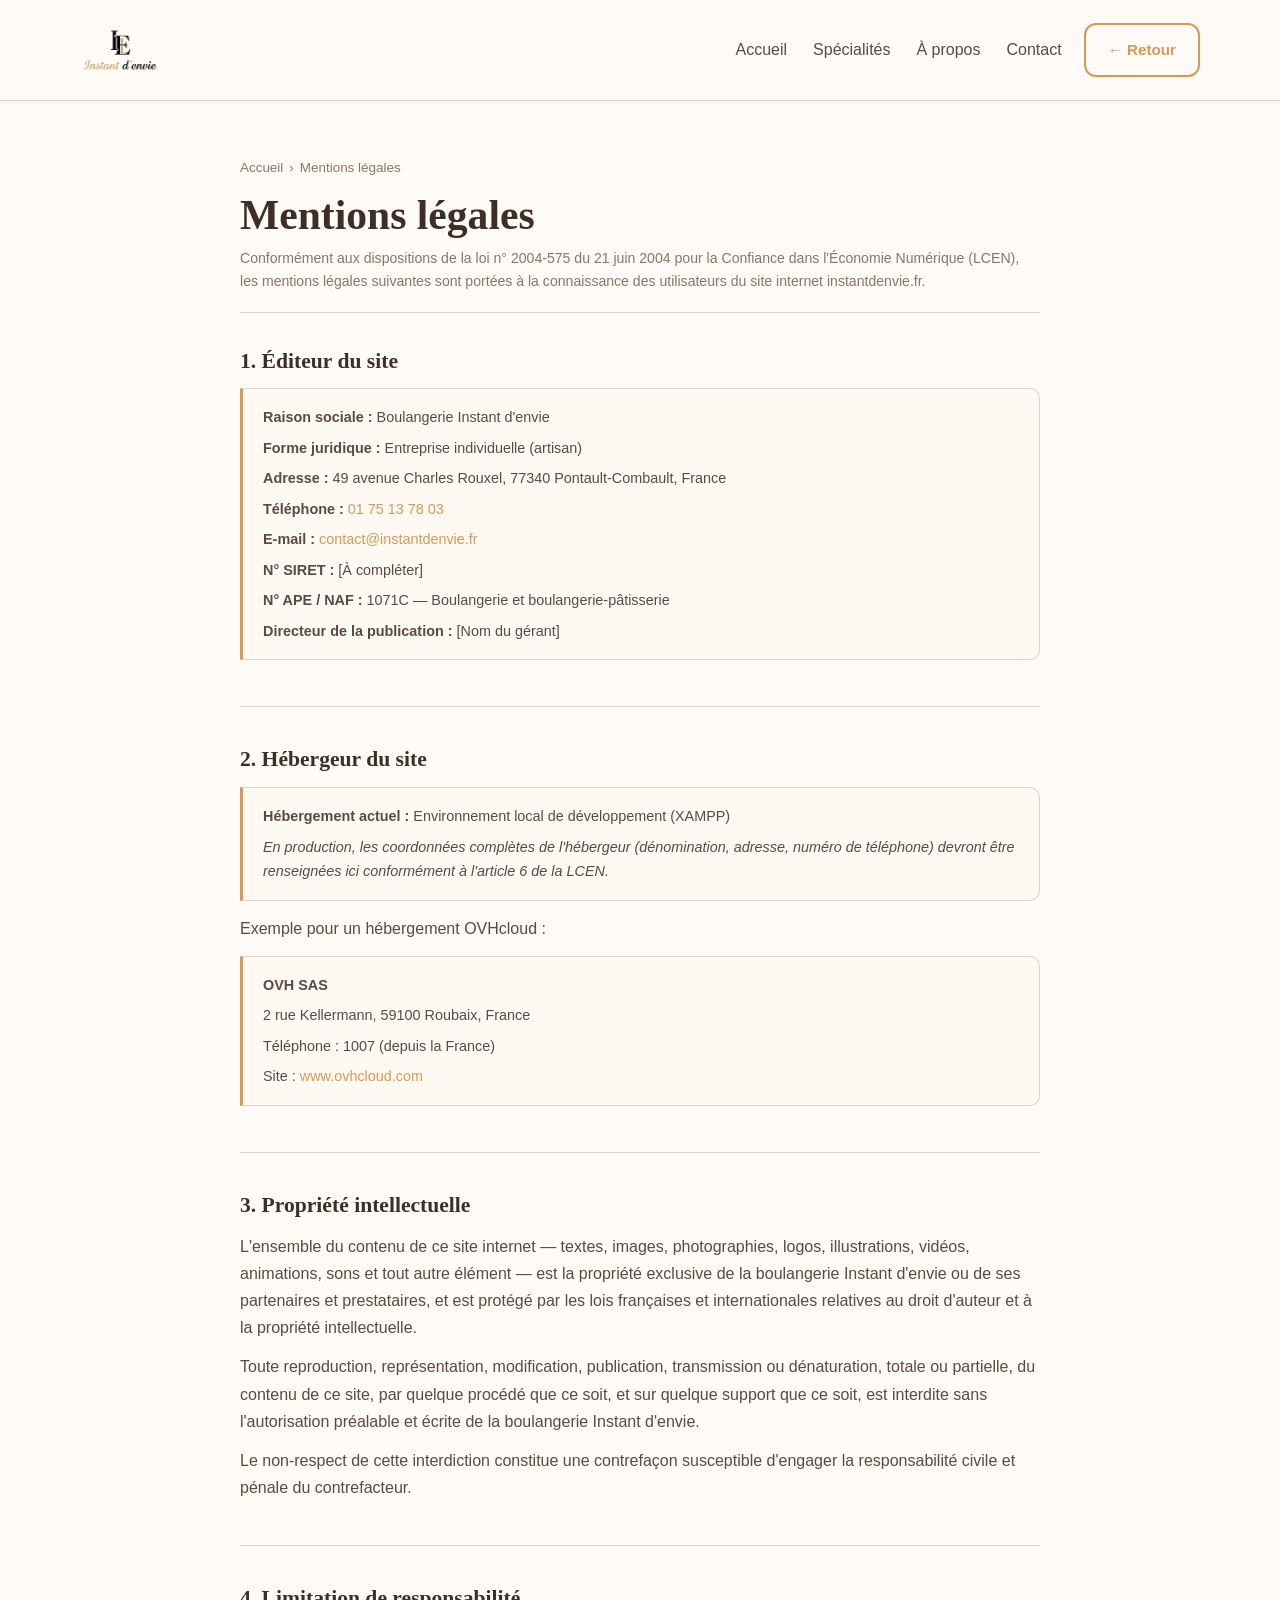
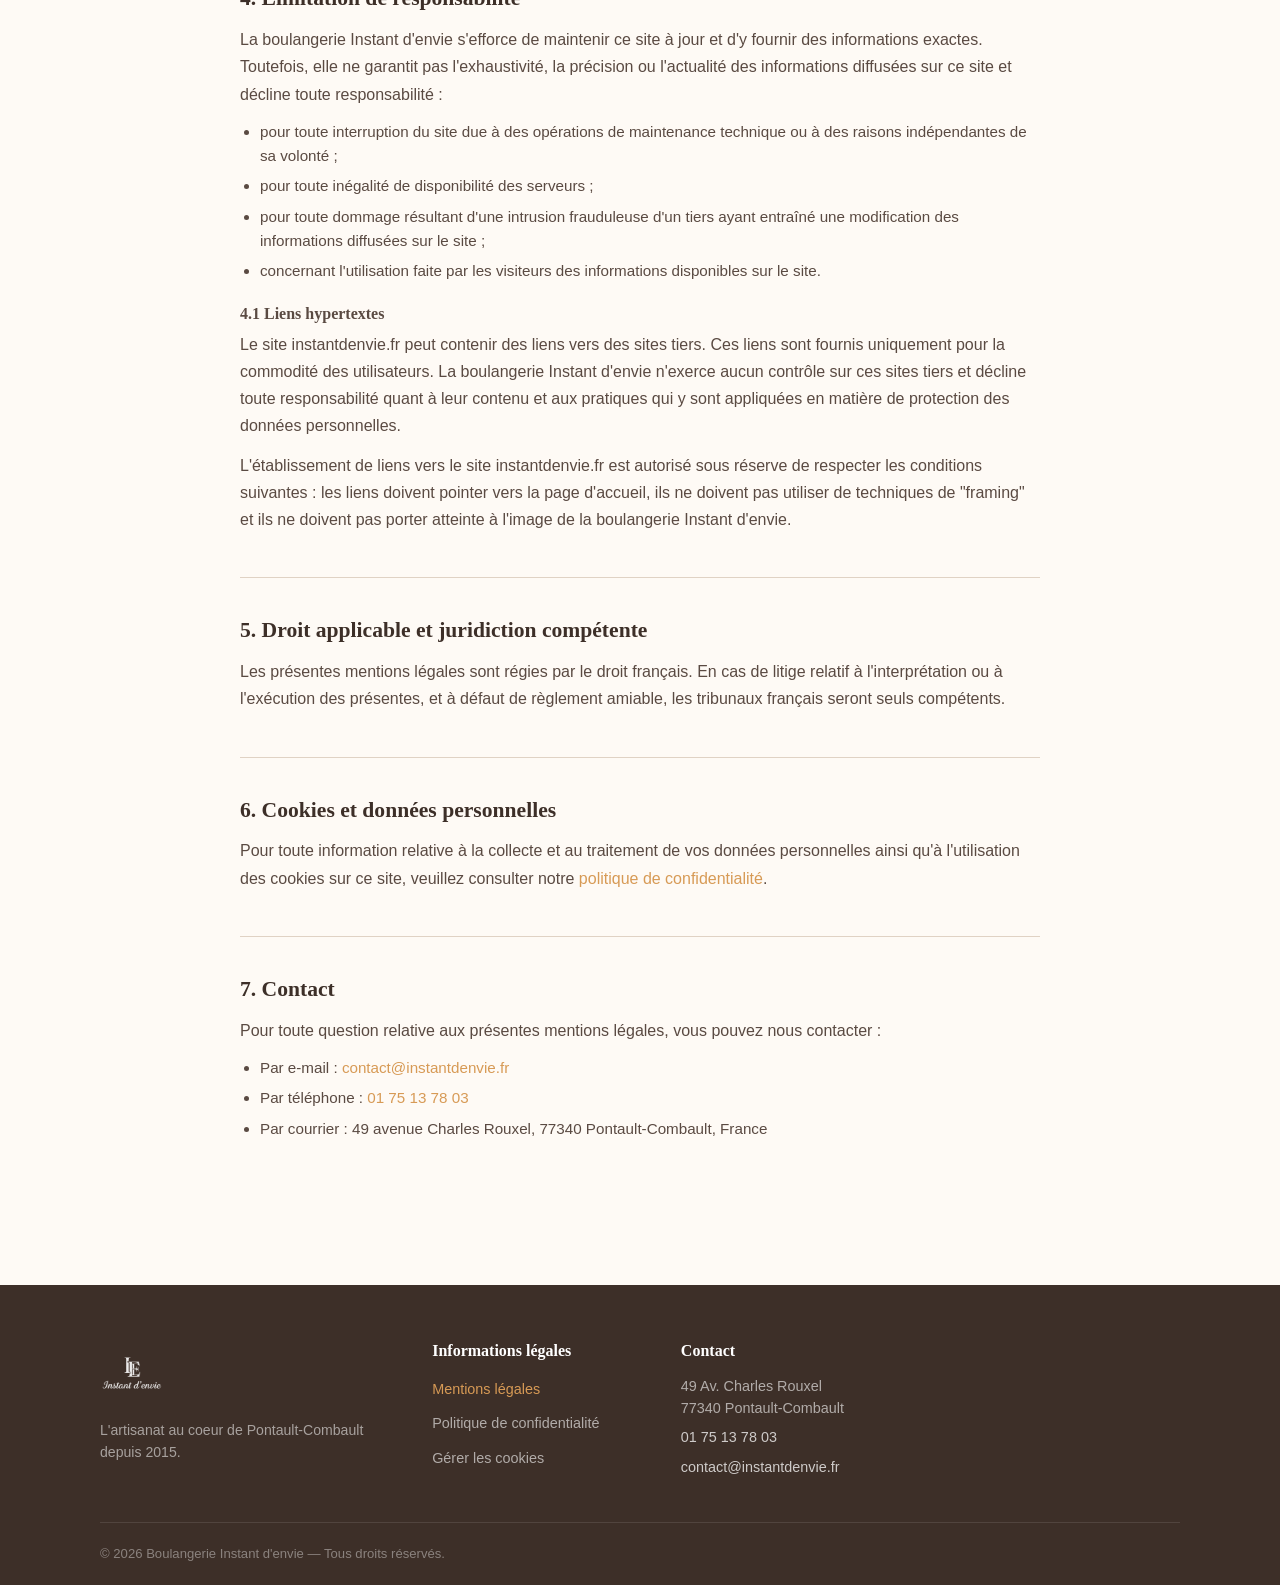
<file: mentions-legales.html>
<!doctype html>
<html lang="fr">
<head>
  <meta charset="utf-8" />
  <meta name="viewport" content="width=device-width, initial-scale=1" />
  <title>Mentions légales — Instant d'envie</title>

  <meta http-equiv="Content-Security-Policy"
    content="default-src 'self';
             script-src 'self';
             style-src 'self' https://fonts.googleapis.com;
             font-src 'self' https://fonts.gstatic.com;
             img-src 'self' data:;
             frame-src https://www.google.com;
             connect-src 'self';
             object-src 'none';
             base-uri 'self';
             frame-ancestors 'self';" />

  <meta name="referrer" content="strict-origin-when-cross-origin" />
  <meta name="description" content="Mentions légales du site Boulangerie Instant d'envie, Pontault-Combault." />
  <meta name="robots" content="noindex, follow" />

  <link rel="preconnect" href="https://fonts.googleapis.com" />
  <link rel="preconnect" href="https://fonts.gstatic.com" crossorigin />
  <link href="https://fonts.googleapis.com/css2?family=Playfair+Display:wght@600;700&family=Inter:wght@400;500;600&display=swap" rel="stylesheet" />
  <link rel="stylesheet" href="style.css" />
</head>
<body>

  <a href="#main-content" class="skip-nav">Passer au contenu principal</a>

  <header class="site-header">
    <div class="container header-row">
      <a class="brand" href="index.html" aria-label="Retour à l'accueil — Instant d'envie">
        <img src="image/logo_ie.png" alt="Logo Instant d'envie" class="brand-logo" />
      </a>
      <nav class="main-nav" aria-label="Navigation principale">
        <ul>
          <li><a href="index.html#hero">Accueil</a></li>
          <li><a href="index.html#specialites">Spécialités</a></li>
          <li><a href="index.html#apropos">À propos</a></li>
          <li><a href="index.html#contact">Contact</a></li>
        </ul>
        <div class="nav-actions">
          <a class="btn btn-outline" href="index.html">← Retour</a>
        </div>
      </nav>
    </div>
  </header>

  <main id="main-content" class="section">
    <div class="container legal-container">

      <nav class="pay-breadcrumb" aria-label="Fil d'Ariane">
        <a href="index.html">Accueil</a>
        <span aria-hidden="true"> › </span>
        <span aria-current="page">Mentions légales</span>
      </nav>

      <h1 class="legal-title">Mentions légales</h1>
      <p class="legal-meta">Conformément aux dispositions de la loi n° 2004-575 du 21 juin 2004 pour la Confiance dans l'Économie Numérique (LCEN), les mentions légales suivantes sont portées à la connaissance des utilisateurs du site internet instantdenvie.fr.</p>

      <article class="legal-content">

        <section id="editeur">
          <h2>1. Éditeur du site</h2>
          <div class="legal-card">
            <p><strong>Raison sociale :</strong> Boulangerie Instant d'envie</p>
            <p><strong>Forme juridique :</strong> Entreprise individuelle (artisan)</p>
            <p><strong>Adresse :</strong> 49 avenue Charles Rouxel, 77340 Pontault-Combault, France</p>
            <p><strong>Téléphone :</strong> <a href="tel:+33175137803">01 75 13 78 03</a></p>
            <p><strong>E-mail :</strong> <a href="mailto:contact@instantdenvie.fr">contact@instantdenvie.fr</a></p>
            <p><strong>N° SIRET :</strong> [À compléter]</p>
            <p><strong>N° APE / NAF :</strong> 1071C — Boulangerie et boulangerie-pâtisserie</p>
            <p><strong>Directeur de la publication :</strong> [Nom du gérant]</p>
          </div>
        </section>

        <section id="hebergeur">
          <h2>2. Hébergeur du site</h2>
          <div class="legal-card">
            <p><strong>Hébergement actuel :</strong> Environnement local de développement (XAMPP)</p>
            <p><em>En production, les coordonnées complètes de l'hébergeur (dénomination, adresse, numéro de téléphone) devront être renseignées ici conformément à l'article 6 de la LCEN.</em></p>
          </div>
          <p>Exemple pour un hébergement OVHcloud :</p>
          <div class="legal-card">
            <p><strong>OVH SAS</strong></p>
            <p>2 rue Kellermann, 59100 Roubaix, France</p>
            <p>Téléphone : 1007 (depuis la France)</p>
            <p>Site : <a href="https://www.ovhcloud.com" target="_blank" rel="noopener noreferrer">www.ovhcloud.com</a></p>
          </div>
        </section>

        <section id="propriete-intellectuelle">
          <h2>3. Propriété intellectuelle</h2>
          <p>L'ensemble du contenu de ce site internet — textes, images, photographies, logos, illustrations, vidéos, animations, sons et tout autre élément — est la propriété exclusive de la boulangerie Instant d'envie ou de ses partenaires et prestataires, et est protégé par les lois françaises et internationales relatives au droit d'auteur et à la propriété intellectuelle.</p>
          <p>Toute reproduction, représentation, modification, publication, transmission ou dénaturation, totale ou partielle, du contenu de ce site, par quelque procédé que ce soit, et sur quelque support que ce soit, est interdite sans l'autorisation préalable et écrite de la boulangerie Instant d'envie.</p>
          <p>Le non-respect de cette interdiction constitue une contrefaçon susceptible d'engager la responsabilité civile et pénale du contrefacteur.</p>
        </section>

        <section id="responsabilite">
          <h2>4. Limitation de responsabilité</h2>
          <p>La boulangerie Instant d'envie s'efforce de maintenir ce site à jour et d'y fournir des informations exactes. Toutefois, elle ne garantit pas l'exhaustivité, la précision ou l'actualité des informations diffusées sur ce site et décline toute responsabilité :</p>
          <ul>
            <li>pour toute interruption du site due à des opérations de maintenance technique ou à des raisons indépendantes de sa volonté ;</li>
            <li>pour toute inégalité de disponibilité des serveurs ;</li>
            <li>pour toute dommage résultant d'une intrusion frauduleuse d'un tiers ayant entraîné une modification des informations diffusées sur le site ;</li>
            <li>concernant l'utilisation faite par les visiteurs des informations disponibles sur le site.</li>
          </ul>

          <h3>4.1 Liens hypertextes</h3>
          <p>Le site instantdenvie.fr peut contenir des liens vers des sites tiers. Ces liens sont fournis uniquement pour la commodité des utilisateurs. La boulangerie Instant d'envie n'exerce aucun contrôle sur ces sites tiers et décline toute responsabilité quant à leur contenu et aux pratiques qui y sont appliquées en matière de protection des données personnelles.</p>
          <p>L'établissement de liens vers le site instantdenvie.fr est autorisé sous réserve de respecter les conditions suivantes : les liens doivent pointer vers la page d'accueil, ils ne doivent pas utiliser de techniques de "framing" et ils ne doivent pas porter atteinte à l'image de la boulangerie Instant d'envie.</p>
        </section>

        <section id="droit-applicable">
          <h2>5. Droit applicable et juridiction compétente</h2>
          <p>Les présentes mentions légales sont régies par le droit français. En cas de litige relatif à l'interprétation ou à l'exécution des présentes, et à défaut de règlement amiable, les tribunaux français seront seuls compétents.</p>
        </section>

        <section id="cookies-mention">
          <h2>6. Cookies et données personnelles</h2>
          <p>Pour toute information relative à la collecte et au traitement de vos données personnelles ainsi qu'à l'utilisation des cookies sur ce site, veuillez consulter notre <a href="politique-confidentialite.html">politique de confidentialité</a>.</p>
        </section>

        <section id="contact-legal">
          <h2>7. Contact</h2>
          <p>Pour toute question relative aux présentes mentions légales, vous pouvez nous contacter :</p>
          <ul>
            <li>Par e-mail : <a href="mailto:contact@instantdenvie.fr">contact@instantdenvie.fr</a></li>
            <li>Par téléphone : <a href="tel:+33175137803">01 75 13 78 03</a></li>
            <li>Par courrier : 49 avenue Charles Rouxel, 77340 Pontault-Combault, France</li>
          </ul>
        </section>

      </article>

    </div>
  </main>

  <footer class="site-footer site-footer--full">
    <div class="container">
      <div class="footer-grid">
        <div class="footer-brand">
          <img src="image/logo_ie.png" alt="Logo Instant d'envie" class="footer-logo" />
          <p class="footer-tagline">L'artisanat au coeur de Pontault-Combault depuis 2015.</p>
        </div>
        <div class="footer-links">
          <h3>Informations légales</h3>
          <ul>
            <li><a href="mentions-legales.html" aria-current="page">Mentions légales</a></li>
            <li><a href="politique-confidentialite.html">Politique de confidentialité</a></li>
            <li><a href="#" id="footer-cookie-manage">Gérer les cookies</a></li>
          </ul>
        </div>
        <div class="footer-contact">
          <h3>Contact</h3>
          <address>
            <p>49 Av. Charles Rouxel<br>77340 Pontault-Combault</p>
            <p><a href="tel:+33175137803">01 75 13 78 03</a></p>
            <p><a href="mailto:contact@instantdenvie.fr">contact@instantdenvie.fr</a></p>
          </address>
        </div>
      </div>
      <div class="footer-bottom">
        <small>© <span id="year"></span> Boulangerie Instant d'envie — Tous droits réservés.</small>
      </div>
    </div>
  </footer>

  <script src="script.js"></script>
</body>
</html>
</file>
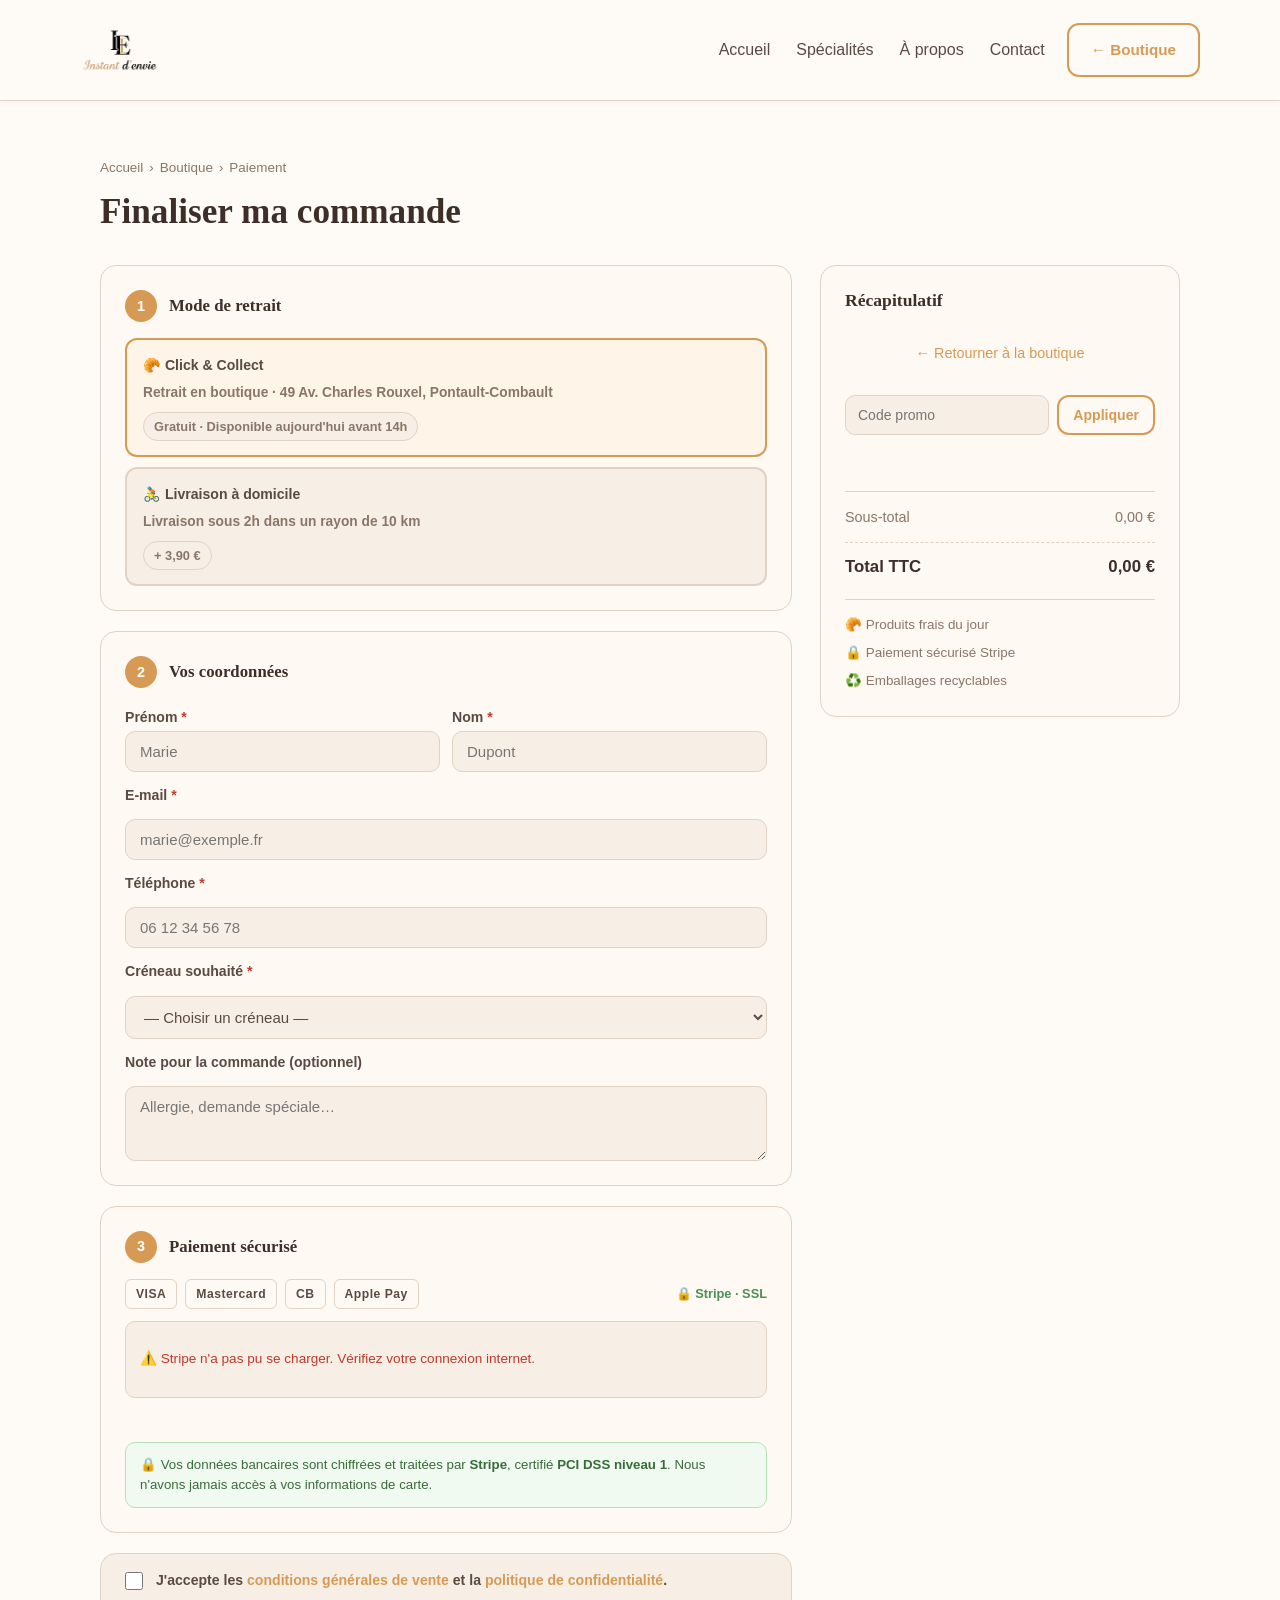
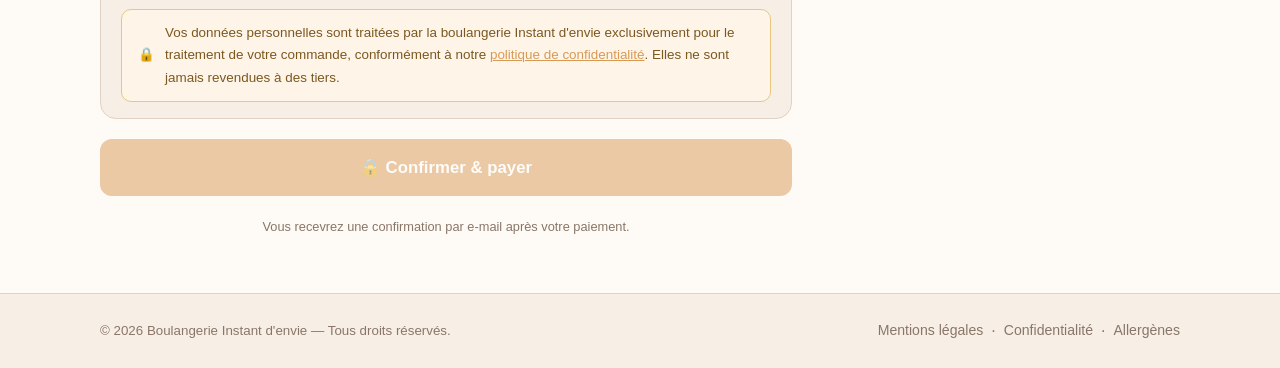
<file: paiement.html>
<!doctype html>
<html lang="fr">
<head>
  <meta charset="utf-8" />
  <meta name="viewport" content="width=device-width, initial-scale=1" />
  <title>Paiement — Instant d'envie</title>

  <!--
    ✅ SÉCURITÉ : Content Security Policy stricte
    ─────────────────────────────────────────────────────────────
    Cette CSP est la principale défense contre un compromis de CDN.
    Elle autorise explicitement UNIQUEMENT :
      • script-src  → notre code + https://js.stripe.com (domaine officiel Stripe)
      • frame-src   → https://js.stripe.com (iframe Stripe Elements)
      • connect-src → https://api.stripe.com (appels API de tokenisation)
    Tout autre domaine est bloqué par le navigateur.
    ─────────────────────────────────────────────────────────────
  -->
  <meta http-equiv="Content-Security-Policy"
    content="default-src 'self';
             script-src 'self' https://js.stripe.com;
             style-src 'self' https://fonts.googleapis.com;
             font-src 'self' https://fonts.gstatic.com;
             img-src 'self' data:;
             frame-src https://js.stripe.com;
             connect-src 'self' https://api.stripe.com;
             object-src 'none';
             base-uri 'self';
             frame-ancestors 'self';" />

  <!-- ✅ SÉCURITÉ : Politique de référent stricte -->
  <meta name="referrer" content="strict-origin-when-cross-origin" />

  <meta name="description" content="Finalisez votre commande en ligne chez Instant d'envie." />

  <link rel="preconnect" href="https://fonts.googleapis.com" />
  <link rel="preconnect" href="https://fonts.gstatic.com" crossorigin />
  <link href="https://fonts.googleapis.com/css2?family=Playfair+Display:wght@600;700&family=Inter:wght@400;500;600&display=swap" rel="stylesheet" />

  <link rel="stylesheet" href="style.css" />

  <!--
    ✅ SÉCURITÉ — Stripe.js : pourquoi pas d'attribut integrity="sha384-..." ?
    ──────────────────────────────────────────────────────────────────────────
    SRI (Subresource Integrity) n'est PAS compatible avec Stripe.js. Stripe
    l'indique explicitement dans sa documentation PCI DSS niveau 1 :

      • Stripe met à jour js.stripe.com/v3/ en continu pour corriger des
        vulnérabilités de sécurité sans préavis. Un hash SRI figé CASSERAIT
        le formulaire de paiement à chaque mise à jour.

      • La mitigation correcte est la CSP ci-dessus, qui restreint les scripts
        autorisés à 'self' et https://js.stripe.com uniquement.

    Ref : https://stripe.com/docs/security/guide#content-security-policy
    ──────────────────────────────────────────────────────────────────────────
    Les données de carte bancaire sont saisies dans un <iframe> hébergé par
    Stripe. Elles ne transitent JAMAIS par nos serveurs (conformité PCI DSS).
  -->
  <script src="https://js.stripe.com/v3/" async></script>
</head>
<body>

  <a href="#main-content" class="skip-nav">Passer au contenu principal</a>

  <!-- ══════════════════════════════════════════════
       EN-TÊTE
  ══════════════════════════════════════════════ -->
  <header class="site-header">
    <div class="container header-row">
      <a class="brand" href="index.html" aria-label="Retour à l'accueil — Instant d'envie">
        <img src="image/logo_ie.png" alt="Logo Instant d'envie" class="brand-logo" />
      </a>
      <nav class="main-nav" aria-label="Navigation principale">
        <ul>
          <li><a href="index.html#hero">Accueil</a></li>
          <li><a href="index.html#specialites">Spécialités</a></li>
          <li><a href="index.html#apropos">À propos</a></li>
          <li><a href="index.html#contact">Contact</a></li>
        </ul>
        <a class="btn btn-outline" href="index.html#specialites">← Boutique</a>
      </nav>
    </div>
  </header>

  <!-- ══════════════════════════════════════════════
       CONTENU PRINCIPAL
  ══════════════════════════════════════════════ -->
  <main class="section" id="main-content">
    <div class="container">

      <nav class="pay-breadcrumb" aria-label="Fil d'Ariane">
        <a href="index.html">Accueil</a>
        <span aria-hidden="true"> › </span>
        <a href="index.html#specialites">Boutique</a>
        <span aria-hidden="true"> › </span>
        <span aria-current="page">Paiement</span>
      </nav>

      <h2 class="pay-title">Finaliser ma commande</h2>

      <!--
        ✅ SÉCURITÉ : Le formulaire englobe tous les champs.
        novalidate = on gère la validation nous-mêmes en JS pour afficher
        de meilleurs messages d'erreur en français.
      -->
      <form class="pay-grid" id="order-form" novalidate aria-label="Formulaire de commande">

        <!-- ──────────────────────────────────────────────
             COLONNE GAUCHE : formulaire de commande
        ────────────────────────────────────────────── -->
        <section class="pay-form-section" aria-label="Détails de la commande">

          <!-- ÉTAPE 1 : Mode de retrait -->
          <div class="pay-block">
            <div class="pay-block-header">
              <span class="pay-step" aria-hidden="true">1</span>
              <h3>Mode de retrait</h3>
            </div>

            <fieldset class="pay-radio-group fieldset-reset">
              <legend class="sr-only">Choisir le mode de retrait</legend>

              <label class="pay-radio">
                <input type="radio" name="retrait" value="click-collect" checked
                       aria-describedby="cc-desc" />
                <div class="pay-radio-card">
                  <strong>🥐 Click &amp; Collect</strong>
                  <p id="cc-desc">Retrait en boutique · 49 Av. Charles Rouxel, Pontault-Combault</p>
                  <span class="tag">Gratuit · Disponible aujourd'hui avant 14h</span>
                </div>
              </label>

              <label class="pay-radio">
                <input type="radio" name="retrait" value="livraison"
                       aria-describedby="liv-desc" />
                <div class="pay-radio-card">
                  <strong>🚴 Livraison à domicile</strong>
                  <p id="liv-desc">Livraison sous 2h dans un rayon de 10 km</p>
                  <span class="tag">+ 3,90 €</span>
                </div>
              </label>
            </fieldset>

            <!-- Champs adresse (affichés uniquement en mode livraison) -->
            <div id="livraison-fields" class="pay-livraison-fields" aria-hidden="true">
              <label for="adresse">Adresse <span aria-hidden="true" class="required-star">*</span></label>
              <input id="adresse" name="adresse" type="text"
                     placeholder="10 rue des Lilas"
                     autocomplete="street-address" />

              <div class="pay-row">
                <div>
                  <label for="cp">Code postal <span aria-hidden="true" class="required-star">*</span></label>
                  <input id="cp" name="cp" type="text"
                         placeholder="77340"
                         autocomplete="postal-code"
                         inputmode="numeric" maxlength="5"
                         pattern="[0-9]{5}" />
                </div>
                <div>
                  <label for="ville">Ville <span aria-hidden="true" class="required-star">*</span></label>
                  <input id="ville" name="ville" type="text"
                         placeholder="Pontault-Combault"
                         autocomplete="address-level2" />
                </div>
              </div>
            </div>
          </div>

          <!-- ÉTAPE 2 : Coordonnées -->
          <div class="pay-block">
            <div class="pay-block-header">
              <span class="pay-step" aria-hidden="true">2</span>
              <h3>Vos coordonnées</h3>
            </div>

            <div class="pay-row">
              <div>
                <label for="prenom">Prénom <span aria-hidden="true" class="required-star">*</span></label>
                <input id="prenom" name="prenom" type="text"
                       placeholder="Marie"
                       required autocomplete="given-name"
                       aria-required="true" />
              </div>
              <div>
                <label for="nom">Nom <span aria-hidden="true" class="required-star">*</span></label>
                <input id="nom" name="nom" type="text"
                       placeholder="Dupont"
                       required autocomplete="family-name"
                       aria-required="true" />
              </div>
            </div>

            <label for="email">E-mail <span aria-hidden="true" class="required-star">*</span></label>
            <input id="email" name="email" type="email"
                   placeholder="marie@exemple.fr"
                   required autocomplete="email"
                   aria-required="true" />

            <label for="tel">Téléphone <span aria-hidden="true" class="required-star">*</span></label>
            <input id="tel" name="tel" type="tel"
                   placeholder="06 12 34 56 78"
                   required autocomplete="tel"
                   aria-required="true" />

            <label for="creno">Créneau souhaité <span aria-hidden="true" class="required-star">*</span></label>
            <select id="creno" name="creno" required aria-required="true">
              <option value="">— Choisir un créneau —</option>
              <option value="9-10">Aujourd'hui · 9h–10h</option>
              <option value="10-11">Aujourd'hui · 10h–11h</option>
              <option value="11-12">Aujourd'hui · 11h–12h</option>
              <option value="12-13">Aujourd'hui · 12h–13h</option>
              <option value="13-14">Aujourd'hui · 13h–14h</option>
            </select>

            <label for="note">Note pour la commande (optionnel)</label>
            <textarea id="note" name="note" rows="3"
                      placeholder="Allergie, demande spéciale…"
                      maxlength="500"></textarea>
          </div>

          <!-- ÉTAPE 3 : Paiement sécurisé via Stripe -->
          <div class="pay-block">
            <div class="pay-block-header">
              <span class="pay-step" aria-hidden="true">3</span>
              <h3>Paiement sécurisé</h3>
            </div>

            <div class="pay-card-logos">
              <span class="card-logo">VISA</span>
              <span class="card-logo">Mastercard</span>
              <span class="card-logo">CB</span>
              <span class="card-logo">Apple Pay</span>
              <span class="pay-secure">🔒 Stripe · SSL</span>
            </div>

            <!--
              ✅ SÉCURITÉ — STRIPE ELEMENTS
              ─────────────────────────────────────────────────
              Cet élément est remplacé par un <iframe> hébergé sur stripe.com.
              Le numéro de carte, CVV et date d'expiration sont saisis directement
              chez Stripe et CHIFFRÉS à la source — jamais visibles par nos serveurs.

              ⚠️  Pour activer les paiements réels :
                1. Créez un compte sur https://dashboard.stripe.com
                2. Remplacez 'pk_test_VOTRE_CLE_ICI' par votre clé publique (pk_live_...)
                3. Ajoutez un backend (Node.js, PHP…) pour créer le PaymentIntent
                   et retourner le client_secret (voir commentaires dans le JS ci-dessous).
              ─────────────────────────────────────────────────
            -->
            <div id="stripe-card-element" class="stripe-element"
                 aria-label="Saisie sécurisée des informations de carte bancaire (Stripe)">
              <!-- Stripe Elements monte son iframe ici -->
            </div>
            <!-- Zone d'erreur Stripe (aria-live pour les lecteurs d'écran) -->
            <div id="stripe-error" class="pay-error" role="alert" aria-live="assertive" aria-atomic="true"></div>

            <div class="pay-stripe-info">
              <p>🔒 Vos données bancaires sont chiffrées et traitées par <strong>Stripe</strong>, certifié <strong>PCI DSS niveau 1</strong>. Nous n'avons jamais accès à vos informations de carte.</p>
            </div>
          </div>

          <!-- CGV + Notice RGPD -->
          <div class="pay-block pay-block-light">
            <label class="pay-checkbox" for="cgv-accept">
              <input type="checkbox" id="cgv-accept" name="cgv" required aria-required="true" />
              <span>J'accepte les <a href="cgv.html" target="_blank" rel="noopener noreferrer">conditions générales de vente</a>
              et la <a href="politique-confidentialite.html" target="_blank" rel="noopener noreferrer">politique de confidentialité</a>.</span>
            </label>
            <div class="pay-rgpd-notice" role="note">
              <span aria-hidden="true">🔒</span>
              <span>Vos données personnelles sont traitées par la boulangerie Instant d'envie exclusivement pour le traitement de votre commande, conformément à notre <a href="politique-confidentialite.html" target="_blank" rel="noopener noreferrer">politique de confidentialité</a>. Elles ne sont jamais revendues à des tiers.</span>
            </div>
          </div>

          <!-- Message d'erreur formulaire -->
          <div id="form-error" class="pay-error" role="alert" aria-live="assertive"></div>

          <!-- Message mode démo -->
          <div id="demo-msg" class="pay-stripe-info" role="status">
            <p>✅ <strong>Mode démo actif.</strong> L'intégration Stripe est prête. Ajoutez votre clé publique et un backend pour activer les paiements réels.<br>Carte de test : <code>4242 4242 4242 4242</code> · 12/28 · CVV 123</p>
          </div>

          <!-- Bouton de validation -->
          <button class="btn pay-submit" type="submit" id="submit-btn" disabled aria-disabled="true">
            <span id="submit-text">🔒 Confirmer &amp; payer</span>
            <span id="submit-spinner" class="spinner" aria-hidden="true"></span>
          </button>
          <p class="pay-mention">
            Vous recevrez une confirmation par e-mail après votre paiement.
          </p>
        </section>

        <!-- ──────────────────────────────────────────────
             COLONNE DROITE : récapitulatif de commande
        ────────────────────────────────────────────── -->
        <aside class="pay-summary" aria-label="Récapitulatif de commande">
          <h3>Récapitulatif</h3>

          <!-- Rempli dynamiquement via DOM API (pas innerHTML) -->
          <ul class="pay-items" id="pay-items-list" aria-label="Articles commandés">
            <li><em>Chargement…</em></li>
          </ul>

          <div class="pay-coupon">
            <input id="coupon-input" type="text"
                   placeholder="Code promo"
                   autocomplete="off"
                   aria-label="Code de réduction"
                   maxlength="20" />
            <button type="button" class="btn btn-outline" id="coupon-btn">Appliquer</button>
          </div>
          <div id="coupon-msg" role="status" aria-live="polite"></div>

          <div class="pay-totals">
            <div class="pay-total-row">
              <span>Sous-total</span>
              <span id="pay-subtotal">–</span>
            </div>
            <div class="pay-total-row" id="pay-livraison-row">
              <span>Livraison</span>
              <span>3,90 €</span>
            </div>
            <div class="pay-total-row" id="pay-discount-row">
              <span>Réduction</span>
              <span id="pay-discount-val" class="discount-val">–</span>
            </div>
            <div class="pay-total-row pay-total-final">
              <span>Total TTC</span>
              <span id="pay-total">–</span>
            </div>
          </div>

          <div class="pay-guarantee">
            <p>🥐 Produits frais du jour</p>
            <p>🔒 Paiement sécurisé Stripe</p>
            <p>♻️ Emballages recyclables</p>
          </div>
        </aside>

      </form>
    </div>
  </main>

  <!-- ══════════════════════════════════════════════
       PIED DE PAGE
  ══════════════════════════════════════════════ -->
  <footer class="site-footer">
    <div class="container footer-row">
      <small>© <span id="year"></span> Boulangerie Instant d'envie — Tous droits réservés.</small>
      <nav aria-label="Liens légaux">
        <a href="mentions-legales.html">Mentions légales</a> ·
        <a href="politique-confidentialite.html">Confidentialité</a> ·
        <a href="index.html#contact">Allergènes</a>
      </nav>
    </div>
  </footer>

  <!-- ══════════════════════════════════════════════
       JAVASCRIPT
  ══════════════════════════════════════════════ -->
  <script src="paiement.js"></script>

</body>
</html>
</file>
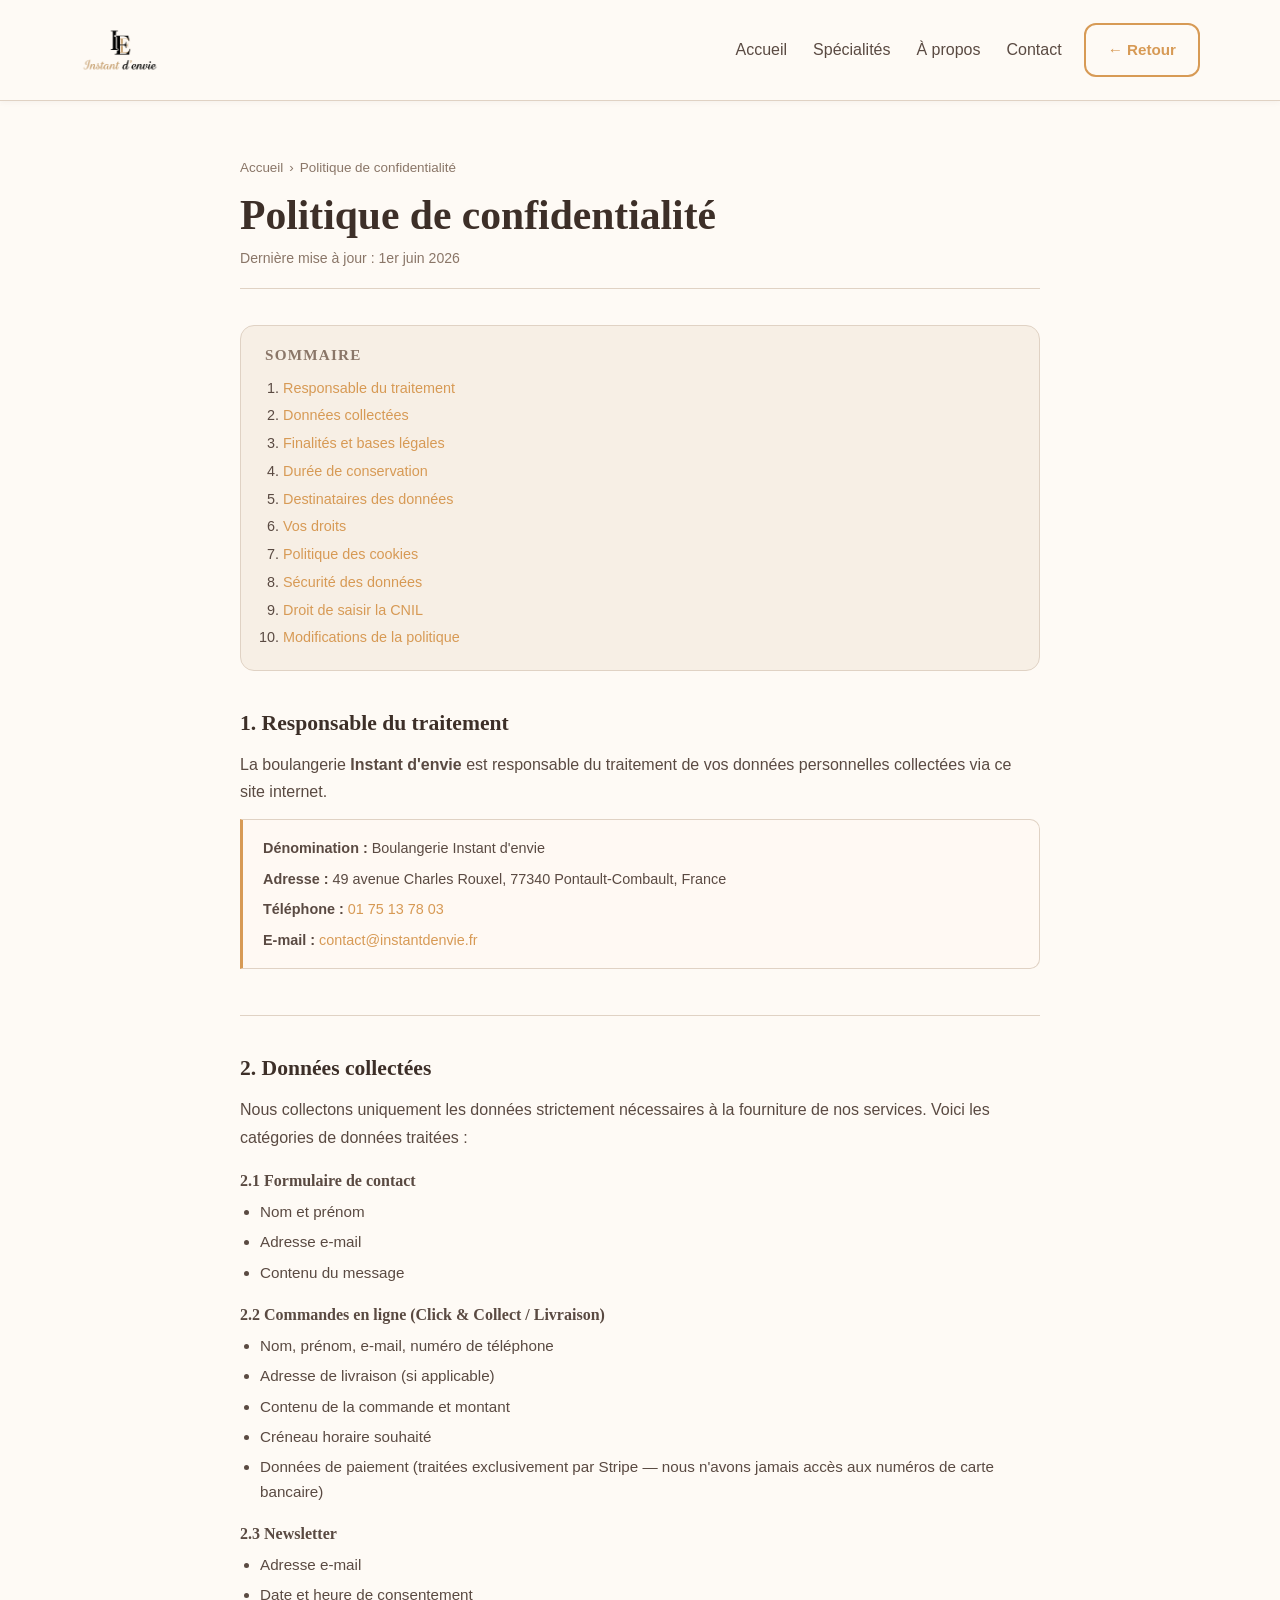
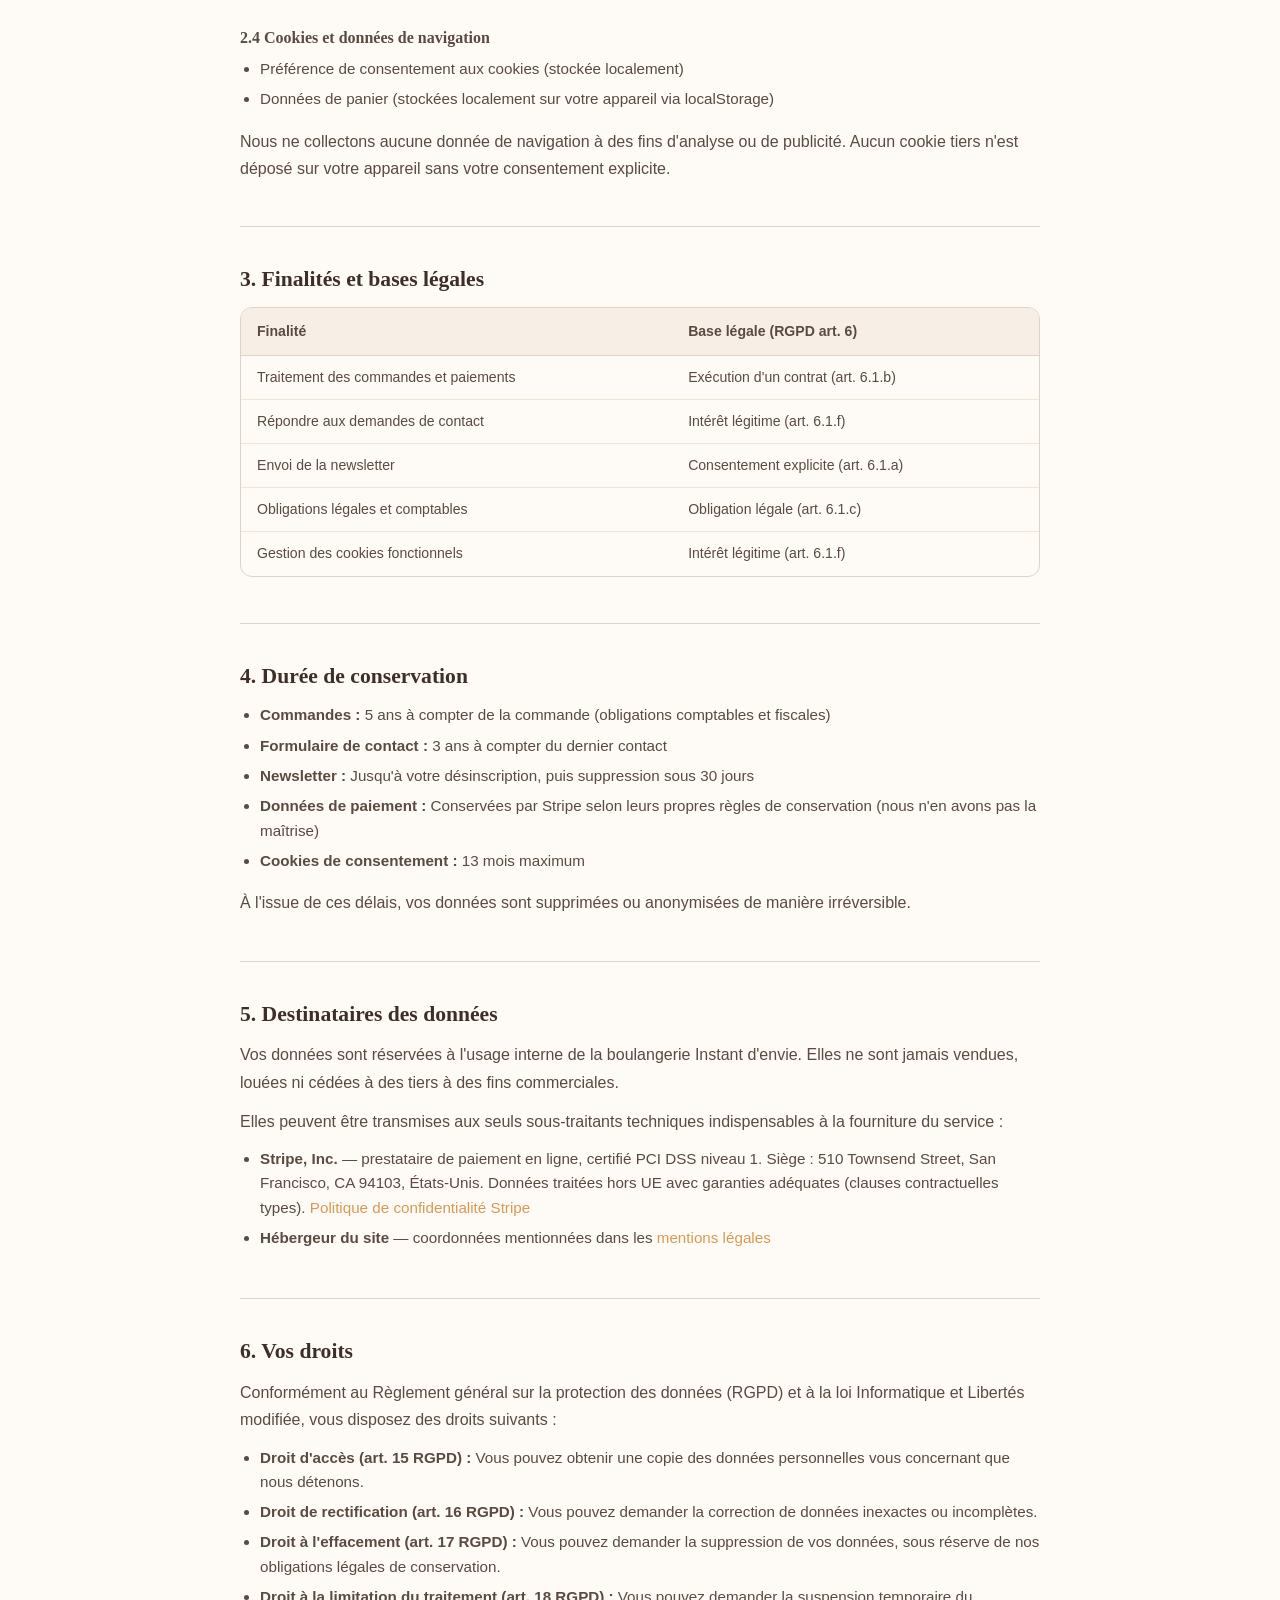
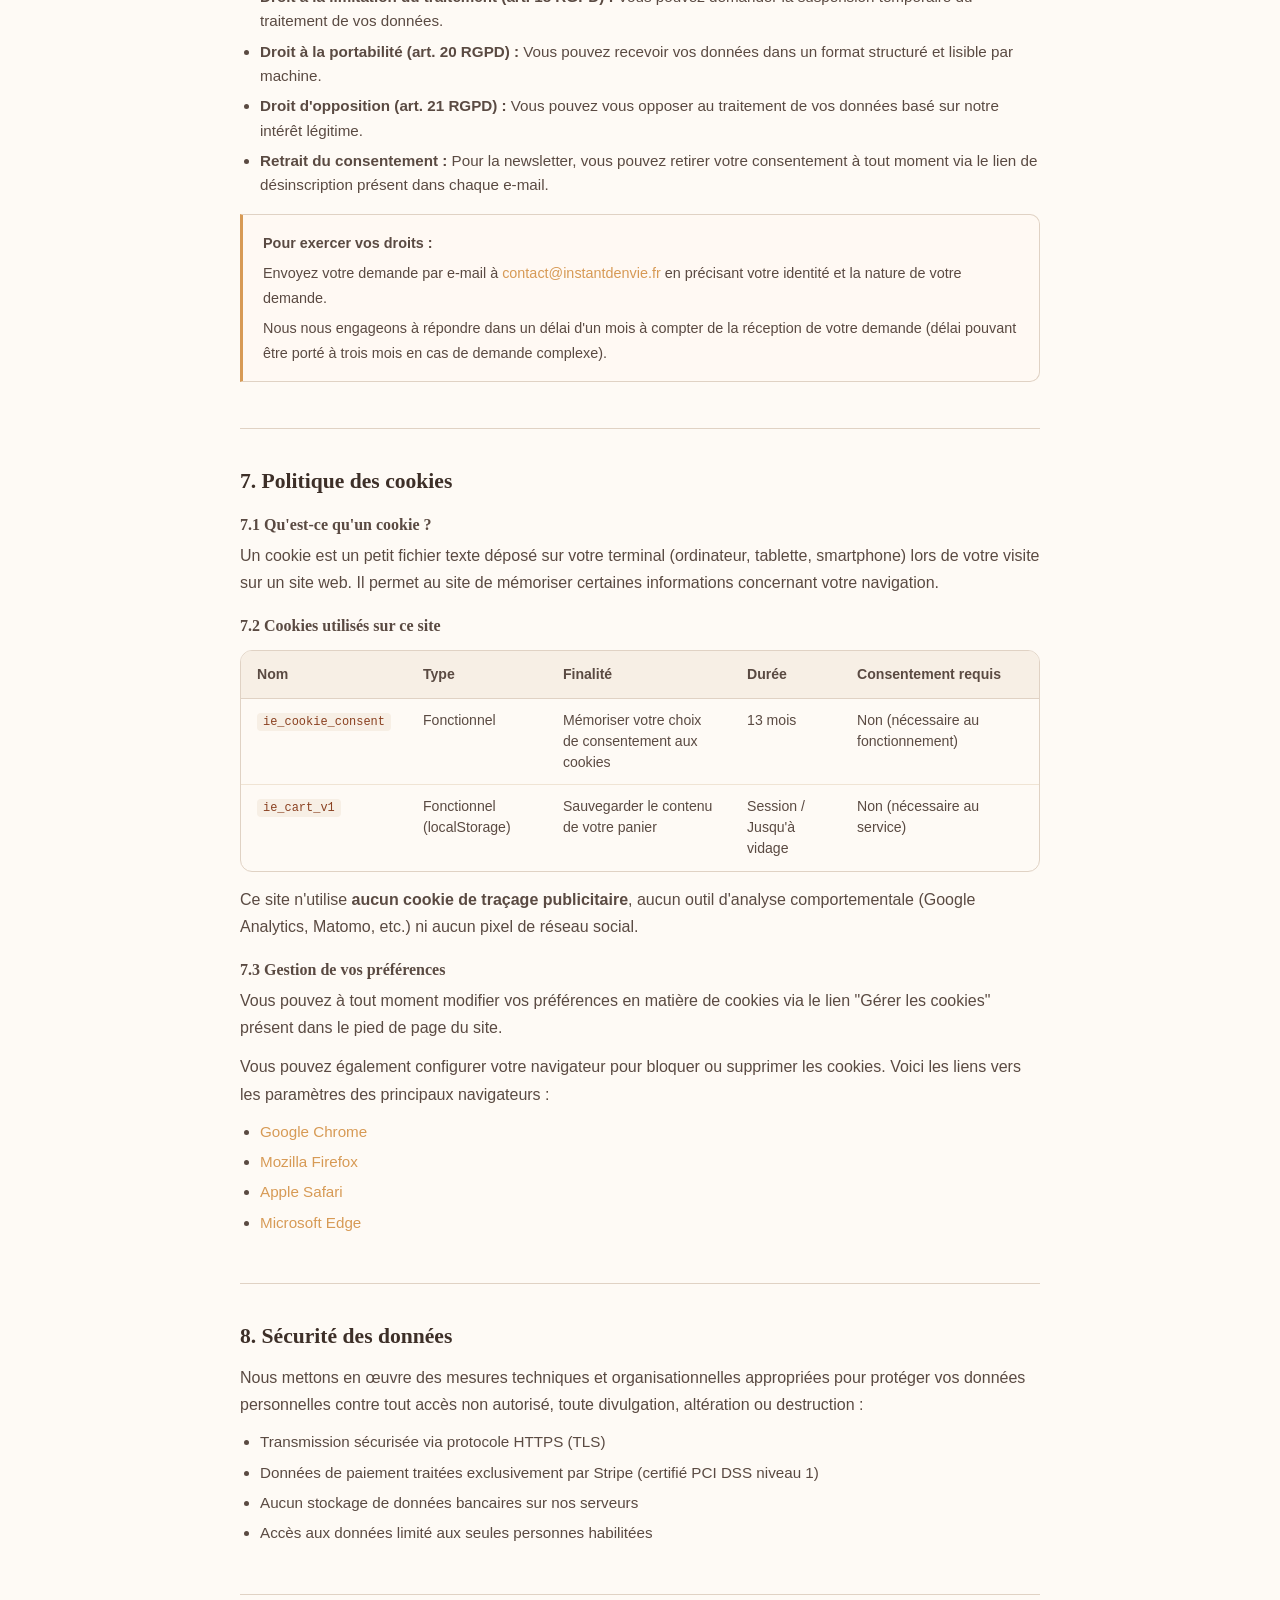
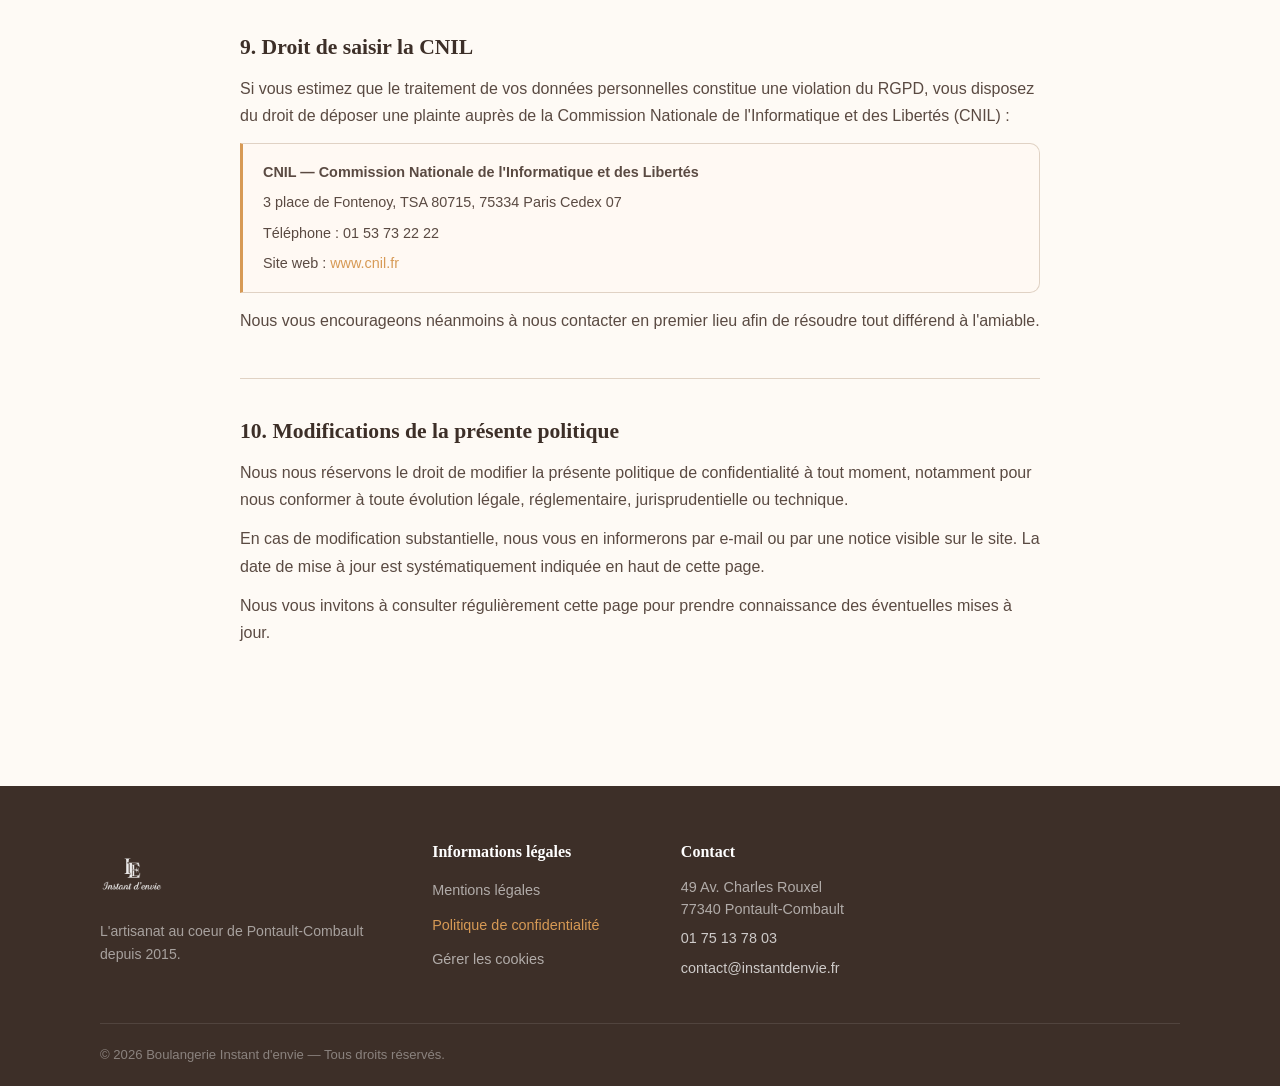
<file: politique-confidentialite.html>
<!doctype html>
<html lang="fr">
<head>
  <meta charset="utf-8" />
  <meta name="viewport" content="width=device-width, initial-scale=1" />
  <title>Politique de confidentialité — Instant d'envie</title>

  <meta http-equiv="Content-Security-Policy"
    content="default-src 'self';
             script-src 'self';
             style-src 'self' https://fonts.googleapis.com;
             font-src 'self' https://fonts.gstatic.com;
             img-src 'self' data:;
             frame-src https://www.google.com;
             connect-src 'self';
             object-src 'none';
             base-uri 'self';
             frame-ancestors 'self';" />

  <meta name="referrer" content="strict-origin-when-cross-origin" />
  <meta name="description" content="Politique de confidentialité et protection des données personnelles — Boulangerie Instant d'envie, Pontault-Combault." />
  <meta name="robots" content="noindex, follow" />

  <link rel="preconnect" href="https://fonts.googleapis.com" />
  <link rel="preconnect" href="https://fonts.gstatic.com" crossorigin />
  <link href="https://fonts.googleapis.com/css2?family=Playfair+Display:wght@600;700&family=Inter:wght@400;500;600&display=swap" rel="stylesheet" />
  <link rel="stylesheet" href="style.css" />
</head>
<body>

  <a href="#main-content" class="skip-nav">Passer au contenu principal</a>

  <header class="site-header">
    <div class="container header-row">
      <a class="brand" href="index.html" aria-label="Retour à l'accueil — Instant d'envie">
        <img src="image/logo_ie.png" alt="Logo Instant d'envie" class="brand-logo" />
      </a>
      <nav class="main-nav" aria-label="Navigation principale">
        <ul>
          <li><a href="index.html#hero">Accueil</a></li>
          <li><a href="index.html#specialites">Spécialités</a></li>
          <li><a href="index.html#apropos">À propos</a></li>
          <li><a href="index.html#contact">Contact</a></li>
        </ul>
        <div class="nav-actions">
          <a class="btn btn-outline" href="index.html">← Retour</a>
        </div>
      </nav>
    </div>
  </header>

  <main id="main-content" class="section">
    <div class="container legal-container">

      <nav class="pay-breadcrumb" aria-label="Fil d'Ariane">
        <a href="index.html">Accueil</a>
        <span aria-hidden="true"> › </span>
        <span aria-current="page">Politique de confidentialité</span>
      </nav>

      <h1 class="legal-title">Politique de confidentialité</h1>
      <p class="legal-meta">Dernière mise à jour : 1er juin 2026</p>

      <div class="legal-toc">
        <h2>Sommaire</h2>
        <ol>
          <li><a href="#responsable">Responsable du traitement</a></li>
          <li><a href="#donnees-collectees">Données collectées</a></li>
          <li><a href="#finalites">Finalités et bases légales</a></li>
          <li><a href="#conservation">Durée de conservation</a></li>
          <li><a href="#destinataires">Destinataires des données</a></li>
          <li><a href="#droits">Vos droits</a></li>
          <li><a href="#cookies">Politique des cookies</a></li>
          <li><a href="#securite">Sécurité des données</a></li>
          <li><a href="#cnil">Droit de saisir la CNIL</a></li>
          <li><a href="#modifications">Modifications de la politique</a></li>
        </ol>
      </div>

      <article class="legal-content">

        <section id="responsable">
          <h2>1. Responsable du traitement</h2>
          <p>La boulangerie <strong>Instant d'envie</strong> est responsable du traitement de vos données personnelles collectées via ce site internet.</p>
          <div class="legal-card">
            <p><strong>Dénomination :</strong> Boulangerie Instant d'envie</p>
            <p><strong>Adresse :</strong> 49 avenue Charles Rouxel, 77340 Pontault-Combault, France</p>
            <p><strong>Téléphone :</strong> <a href="tel:+33175137803">01 75 13 78 03</a></p>
            <p><strong>E-mail :</strong> <a href="mailto:contact@instantdenvie.fr">contact@instantdenvie.fr</a></p>
          </div>
        </section>

        <section id="donnees-collectees">
          <h2>2. Données collectées</h2>
          <p>Nous collectons uniquement les données strictement nécessaires à la fourniture de nos services. Voici les catégories de données traitées :</p>

          <h3>2.1 Formulaire de contact</h3>
          <ul>
            <li>Nom et prénom</li>
            <li>Adresse e-mail</li>
            <li>Contenu du message</li>
          </ul>

          <h3>2.2 Commandes en ligne (Click &amp; Collect / Livraison)</h3>
          <ul>
            <li>Nom, prénom, e-mail, numéro de téléphone</li>
            <li>Adresse de livraison (si applicable)</li>
            <li>Contenu de la commande et montant</li>
            <li>Créneau horaire souhaité</li>
            <li>Données de paiement (traitées exclusivement par Stripe — nous n'avons jamais accès aux numéros de carte bancaire)</li>
          </ul>

          <h3>2.3 Newsletter</h3>
          <ul>
            <li>Adresse e-mail</li>
            <li>Date et heure de consentement</li>
          </ul>

          <h3>2.4 Cookies et données de navigation</h3>
          <ul>
            <li>Préférence de consentement aux cookies (stockée localement)</li>
            <li>Données de panier (stockées localement sur votre appareil via localStorage)</li>
          </ul>
          <p>Nous ne collectons aucune donnée de navigation à des fins d'analyse ou de publicité. Aucun cookie tiers n'est déposé sur votre appareil sans votre consentement explicite.</p>
        </section>

        <section id="finalites">
          <h2>3. Finalités et bases légales</h2>

          <div class="legal-table-wrap">
            <table class="legal-table">
              <thead>
                <tr>
                  <th scope="col">Finalité</th>
                  <th scope="col">Base légale (RGPD art. 6)</th>
                </tr>
              </thead>
              <tbody>
                <tr>
                  <td>Traitement des commandes et paiements</td>
                  <td>Exécution d'un contrat (art. 6.1.b)</td>
                </tr>
                <tr>
                  <td>Répondre aux demandes de contact</td>
                  <td>Intérêt légitime (art. 6.1.f)</td>
                </tr>
                <tr>
                  <td>Envoi de la newsletter</td>
                  <td>Consentement explicite (art. 6.1.a)</td>
                </tr>
                <tr>
                  <td>Obligations légales et comptables</td>
                  <td>Obligation légale (art. 6.1.c)</td>
                </tr>
                <tr>
                  <td>Gestion des cookies fonctionnels</td>
                  <td>Intérêt légitime (art. 6.1.f)</td>
                </tr>
              </tbody>
            </table>
          </div>
        </section>

        <section id="conservation">
          <h2>4. Durée de conservation</h2>
          <ul>
            <li><strong>Commandes :</strong> 5 ans à compter de la commande (obligations comptables et fiscales)</li>
            <li><strong>Formulaire de contact :</strong> 3 ans à compter du dernier contact</li>
            <li><strong>Newsletter :</strong> Jusqu'à votre désinscription, puis suppression sous 30 jours</li>
            <li><strong>Données de paiement :</strong> Conservées par Stripe selon leurs propres règles de conservation (nous n'en avons pas la maîtrise)</li>
            <li><strong>Cookies de consentement :</strong> 13 mois maximum</li>
          </ul>
          <p>À l'issue de ces délais, vos données sont supprimées ou anonymisées de manière irréversible.</p>
        </section>

        <section id="destinataires">
          <h2>5. Destinataires des données</h2>
          <p>Vos données sont réservées à l'usage interne de la boulangerie Instant d'envie. Elles ne sont jamais vendues, louées ni cédées à des tiers à des fins commerciales.</p>
          <p>Elles peuvent être transmises aux seuls sous-traitants techniques indispensables à la fourniture du service :</p>
          <ul>
            <li><strong>Stripe, Inc.</strong> — prestataire de paiement en ligne, certifié PCI DSS niveau 1. Siège : 510 Townsend Street, San Francisco, CA 94103, États-Unis. Données traitées hors UE avec garanties adéquates (clauses contractuelles types). <a href="https://stripe.com/fr/privacy" target="_blank" rel="noopener noreferrer">Politique de confidentialité Stripe</a></li>
            <li><strong>Hébergeur du site</strong> — coordonnées mentionnées dans les <a href="mentions-legales.html">mentions légales</a></li>
          </ul>
        </section>

        <section id="droits">
          <h2>6. Vos droits</h2>
          <p>Conformément au Règlement général sur la protection des données (RGPD) et à la loi Informatique et Libertés modifiée, vous disposez des droits suivants :</p>

          <ul class="legal-rights">
            <li>
              <strong>Droit d'accès (art. 15 RGPD) :</strong> Vous pouvez obtenir une copie des données personnelles vous concernant que nous détenons.
            </li>
            <li>
              <strong>Droit de rectification (art. 16 RGPD) :</strong> Vous pouvez demander la correction de données inexactes ou incomplètes.
            </li>
            <li>
              <strong>Droit à l'effacement (art. 17 RGPD) :</strong> Vous pouvez demander la suppression de vos données, sous réserve de nos obligations légales de conservation.
            </li>
            <li>
              <strong>Droit à la limitation du traitement (art. 18 RGPD) :</strong> Vous pouvez demander la suspension temporaire du traitement de vos données.
            </li>
            <li>
              <strong>Droit à la portabilité (art. 20 RGPD) :</strong> Vous pouvez recevoir vos données dans un format structuré et lisible par machine.
            </li>
            <li>
              <strong>Droit d'opposition (art. 21 RGPD) :</strong> Vous pouvez vous opposer au traitement de vos données basé sur notre intérêt légitime.
            </li>
            <li>
              <strong>Retrait du consentement :</strong> Pour la newsletter, vous pouvez retirer votre consentement à tout moment via le lien de désinscription présent dans chaque e-mail.
            </li>
          </ul>

          <div class="legal-card">
            <p><strong>Pour exercer vos droits :</strong></p>
            <p>Envoyez votre demande par e-mail à <a href="mailto:contact@instantdenvie.fr">contact@instantdenvie.fr</a> en précisant votre identité et la nature de votre demande.</p>
            <p>Nous nous engageons à répondre dans un délai d'un mois à compter de la réception de votre demande (délai pouvant être porté à trois mois en cas de demande complexe).</p>
          </div>
        </section>

        <section id="cookies">
          <h2>7. Politique des cookies</h2>

          <h3>7.1 Qu'est-ce qu'un cookie ?</h3>
          <p>Un cookie est un petit fichier texte déposé sur votre terminal (ordinateur, tablette, smartphone) lors de votre visite sur un site web. Il permet au site de mémoriser certaines informations concernant votre navigation.</p>

          <h3>7.2 Cookies utilisés sur ce site</h3>

          <div class="legal-table-wrap">
            <table class="legal-table">
              <thead>
                <tr>
                  <th scope="col">Nom</th>
                  <th scope="col">Type</th>
                  <th scope="col">Finalité</th>
                  <th scope="col">Durée</th>
                  <th scope="col">Consentement requis</th>
                </tr>
              </thead>
              <tbody>
                <tr>
                  <td><code>ie_cookie_consent</code></td>
                  <td>Fonctionnel</td>
                  <td>Mémoriser votre choix de consentement aux cookies</td>
                  <td>13 mois</td>
                  <td>Non (nécessaire au fonctionnement)</td>
                </tr>
                <tr>
                  <td><code>ie_cart_v1</code></td>
                  <td>Fonctionnel (localStorage)</td>
                  <td>Sauvegarder le contenu de votre panier</td>
                  <td>Session / Jusqu'à vidage</td>
                  <td>Non (nécessaire au service)</td>
                </tr>
              </tbody>
            </table>
          </div>

          <p>Ce site n'utilise <strong>aucun cookie de traçage publicitaire</strong>, aucun outil d'analyse comportementale (Google Analytics, Matomo, etc.) ni aucun pixel de réseau social.</p>

          <h3>7.3 Gestion de vos préférences</h3>
          <p>Vous pouvez à tout moment modifier vos préférences en matière de cookies via le lien "Gérer les cookies" présent dans le pied de page du site.</p>
          <p>Vous pouvez également configurer votre navigateur pour bloquer ou supprimer les cookies. Voici les liens vers les paramètres des principaux navigateurs :</p>
          <ul>
            <li><a href="https://support.google.com/chrome/answer/95647" target="_blank" rel="noopener noreferrer">Google Chrome</a></li>
            <li><a href="https://support.mozilla.org/fr/kb/activer-desactiver-cookies" target="_blank" rel="noopener noreferrer">Mozilla Firefox</a></li>
            <li><a href="https://support.apple.com/fr-fr/guide/safari/sfri11471/mac" target="_blank" rel="noopener noreferrer">Apple Safari</a></li>
            <li><a href="https://support.microsoft.com/fr-fr/microsoft-edge/supprimer-les-cookies-dans-microsoft-edge" target="_blank" rel="noopener noreferrer">Microsoft Edge</a></li>
          </ul>
        </section>

        <section id="securite">
          <h2>8. Sécurité des données</h2>
          <p>Nous mettons en œuvre des mesures techniques et organisationnelles appropriées pour protéger vos données personnelles contre tout accès non autorisé, toute divulgation, altération ou destruction :</p>
          <ul>
            <li>Transmission sécurisée via protocole HTTPS (TLS)</li>
            <li>Données de paiement traitées exclusivement par Stripe (certifié PCI DSS niveau 1)</li>
            <li>Aucun stockage de données bancaires sur nos serveurs</li>
            <li>Accès aux données limité aux seules personnes habilitées</li>
          </ul>
        </section>

        <section id="cnil">
          <h2>9. Droit de saisir la CNIL</h2>
          <p>Si vous estimez que le traitement de vos données personnelles constitue une violation du RGPD, vous disposez du droit de déposer une plainte auprès de la Commission Nationale de l'Informatique et des Libertés (CNIL) :</p>
          <div class="legal-card">
            <p><strong>CNIL — Commission Nationale de l'Informatique et des Libertés</strong></p>
            <p>3 place de Fontenoy, TSA 80715, 75334 Paris Cedex 07</p>
            <p>Téléphone : 01 53 73 22 22</p>
            <p>Site web : <a href="https://www.cnil.fr" target="_blank" rel="noopener noreferrer">www.cnil.fr</a></p>
          </div>
          <p>Nous vous encourageons néanmoins à nous contacter en premier lieu afin de résoudre tout différend à l'amiable.</p>
        </section>

        <section id="modifications">
          <h2>10. Modifications de la présente politique</h2>
          <p>Nous nous réservons le droit de modifier la présente politique de confidentialité à tout moment, notamment pour nous conformer à toute évolution légale, réglementaire, jurisprudentielle ou technique.</p>
          <p>En cas de modification substantielle, nous vous en informerons par e-mail ou par une notice visible sur le site. La date de mise à jour est systématiquement indiquée en haut de cette page.</p>
          <p>Nous vous invitons à consulter régulièrement cette page pour prendre connaissance des éventuelles mises à jour.</p>
        </section>

      </article>

    </div>
  </main>

  <footer class="site-footer site-footer--full">
    <div class="container">
      <div class="footer-grid">
        <div class="footer-brand">
          <img src="image/logo_ie.png" alt="Logo Instant d'envie" class="footer-logo" />
          <p class="footer-tagline">L'artisanat au coeur de Pontault-Combault depuis 2015.</p>
        </div>
        <div class="footer-links">
          <h3>Informations légales</h3>
          <ul>
            <li><a href="mentions-legales.html">Mentions légales</a></li>
            <li><a href="politique-confidentialite.html" aria-current="page">Politique de confidentialité</a></li>
            <li><a href="#" id="footer-cookie-manage">Gérer les cookies</a></li>
          </ul>
        </div>
        <div class="footer-contact">
          <h3>Contact</h3>
          <address>
            <p>49 Av. Charles Rouxel<br>77340 Pontault-Combault</p>
            <p><a href="tel:+33175137803">01 75 13 78 03</a></p>
            <p><a href="mailto:contact@instantdenvie.fr">contact@instantdenvie.fr</a></p>
          </address>
        </div>
      </div>
      <div class="footer-bottom">
        <small>© <span id="year"></span> Boulangerie Instant d'envie — Tous droits réservés.</small>
      </div>
    </div>
  </footer>

  <script src="script.js"></script>
</body>
</html>
</file>
<file: style.css>
/* ═══════════════════════════════════════════════════════════
   INSTANT D'ENVIE — Feuille de style
   Polices : Playfair Display (titres) · Inter (corps)
   Palette : crème #F7EFE5 · chocolat #5A4A42 · doré #D79A55
═══════════════════════════════════════════════════════════ */

/* ──────────────────────────────────────────────
   RESET & BASE
────────────────────────────────────────────── */
*, *::before, *::after { box-sizing: border-box; }

html {
  scroll-behavior: smooth;
  -webkit-text-size-adjust: 100%;
}

html, body { margin: 0; padding: 0; }

body {
  font-family: 'Inter', Arial, sans-serif;
  font-size: 16px;
  color: #5A4A42;
  background-color: #FEFAF5;
  line-height: 1.65;
}

img {
  max-width: 100%;
  height: auto;
  display: block;
}

a {
  color: #D79A55;
  text-decoration: none;
}
a:hover { text-decoration: underline; }

/* Focus visible pour l'accessibilité clavier */
:focus-visible {
  outline: 3px solid #D79A55;
  outline-offset: 3px;
  border-radius: 4px;
}

/* Lien de navigation rapide (accessible, invisible visuellement) */
.skip-nav {
  position: absolute;
  top: -100%;
  left: 8px;
  background: #D79A55;
  color: white;
  padding: 8px 16px;
  border-radius: 0 0 8px 8px;
  font-weight: 600;
  z-index: 9999;
  transition: top 0.2s;
}
.skip-nav:focus { top: 0; }

/* Texte réservé aux lecteurs d'écran */
.sr-only {
  position: absolute;
  width: 1px; height: 1px;
  padding: 0; margin: -1px;
  overflow: hidden;
  clip: rect(0,0,0,0);
  white-space: nowrap;
  border: 0;
}

/* ──────────────────────────────────────────────
   TYPOGRAPHIE
────────────────────────────────────────────── */
h1, h2, h3 {
  font-family: 'Playfair Display', Georgia, serif;
  line-height: 1.2;
  color: #3D2F28;
}

h2 {
  font-size: clamp(1.6rem, 3.5vw, 2.2rem);
  margin: 0 0 12px;
}

h3 { font-size: 1.1rem; margin: 0 0 8px; }

.section-lead {
  color: #8A7668;
  font-size: 1rem;
  margin: 0 0 32px;
  max-width: 560px;
}

/* ──────────────────────────────────────────────
   LAYOUT
────────────────────────────────────────────── */
.container {
  max-width: 1120px;
  margin: 0 auto;
  padding: 0 20px;
}

.section      { padding: 56px 0; }
.section-alt  { background-color: #F7EFE5; }

/* ──────────────────────────────────────────────
   BOUTONS
────────────────────────────────────────────── */
.btn {
  display: inline-block;
  padding: 12px 22px;
  border-radius: 12px;
  background-color: #D79A55;
  color: white;
  font-weight: 600;
  font-size: 0.95rem;
  border: 2px solid transparent;
  cursor: pointer;
  transition: background-color 0.2s, transform 0.15s;
  font-family: inherit;
  text-align: center;
}
.btn:hover {
  background-color: #c28442;
  text-decoration: none;
  transform: translateY(-1px);
}
.btn:active { transform: translateY(0); }

.btn-outline {
  background-color: transparent;
  border-color: #D79A55;
  color: #D79A55;
}
.btn-outline:hover {
  background-color: #D79A55;
  color: white;
}

.btn-sm {
  padding: 8px 14px;
  font-size: 0.85rem;
  border-radius: 8px;
}

.btn-full {
  display: block;
  width: 100%;
  text-align: center;
  padding: 14px;
  font-size: 1rem;
}

/* ──────────────────────────────────────────────
   EN-TÊTE & NAVIGATION
────────────────────────────────────────────── */
.site-header {
  position: sticky;
  top: 0;
  z-index: 100;
  background-color: #FEFAF5;
  border-bottom: 1px solid #E0D2C4;
  box-shadow: 0 1px 6px rgba(90,74,66,0.06);
}

.header-row {
  display: flex;
  align-items: center;
  justify-content: space-between;
  padding: 10px 0;
}

.brand-logo { height: 80px; width: auto; }

.main-nav {
  display: flex;
  align-items: center;
  gap: 12px;
}

.main-nav ul {
  list-style: none;
  display: flex;
  gap: 6px;
  margin: 0;
  padding: 0;
}

.main-nav ul a {
  color: #5A4A42;
  font-weight: 500;
  padding: 6px 10px;
  border-radius: 8px;
  transition: background-color 0.15s;
}
.main-nav ul a:hover {
  background-color: #F0E4D4;
  text-decoration: none;
}

.nav-actions {
  display: flex;
  align-items: center;
  gap: 10px;
}

/* Bouton panier */
.cart-btn {
  position: relative;
  background: none;
  border: none;
  cursor: pointer;
  color: #5A4A42;
  padding: 8px;
  border-radius: 10px;
  transition: background-color 0.15s;
  display: flex;
  align-items: center;
}
.cart-btn:hover { background-color: #F0E4D4; }

.cart-badge {
  position: absolute;
  top: 2px; right: 2px;
  background-color: #D79A55;
  color: white;
  font-size: 0.7rem;
  font-weight: 700;
  min-width: 18px; height: 18px;
  border-radius: 999px;
  display: flex;
  align-items: center;
  justify-content: center;
  padding: 0 4px;
  pointer-events: none;
}

/* Hamburger (mobile) */
.hamburger {
  display: none;
  flex-direction: column;
  gap: 5px;
  background: none;
  border: none;
  cursor: pointer;
  padding: 6px;
  border-radius: 8px;
}
.hamburger span {
  display: block;
  width: 22px; height: 2px;
  background-color: #5A4A42;
  border-radius: 2px;
  transition: transform 0.25s, opacity 0.25s;
}
.hamburger[aria-expanded="true"] span:nth-child(1) {
  transform: translateY(7px) rotate(45deg);
}
.hamburger[aria-expanded="true"] span:nth-child(2) {
  opacity: 0;
}
.hamburger[aria-expanded="true"] span:nth-child(3) {
  transform: translateY(-7px) rotate(-45deg);
}

/* Menu mobile */
.mobile-menu {
  display: none;
  flex-direction: column;
  background-color: #FEFAF5;
  border-top: 1px solid #E0D2C4;
  padding: 12px 20px 20px;
}
.mobile-menu.is-open { display: flex; }
.mobile-menu ul {
  list-style: none;
  margin: 0; padding: 0;
  display: flex;
  flex-direction: column;
  gap: 4px;
}
.mobile-menu ul a {
  display: block;
  padding: 10px 12px;
  color: #5A4A42;
  font-weight: 500;
  border-radius: 8px;
  transition: background-color 0.15s;
}
.mobile-menu ul a:hover {
  background-color: #F0E4D4;
  text-decoration: none;
}

/* ──────────────────────────────────────────────
   PANNEAU PANIER (slide-in depuis la droite)
────────────────────────────────────────────── */
.cart-overlay {
  display: none;
  position: fixed;
  inset: 0;
  background: rgba(61,47,40,0.45);
  z-index: 200;
  backdrop-filter: blur(2px);
}
.cart-overlay.is-open { display: block; }

.cart-panel {
  position: fixed;
  top: 0; right: 0;
  height: 100%;
  width: min(420px, 100vw);
  background-color: #FEFAF5;
  border-left: 1px solid #E0D2C4;
  z-index: 201;
  display: flex;
  flex-direction: column;
  transform: translateX(100%);
  transition: transform 0.3s cubic-bezier(0.4, 0, 0.2, 1);
  box-shadow: -4px 0 24px rgba(90,74,66,0.12);
}
.cart-panel.is-open { transform: translateX(0); }

.cart-panel-header {
  display: flex;
  align-items: center;
  justify-content: space-between;
  padding: 18px 20px;
  border-bottom: 1px solid #E0D2C4;
  background-color: #F7EFE5;
}
.cart-panel-header h2 {
  font-size: 1.15rem;
  margin: 0;
}

.cart-close {
  background: none;
  border: none;
  font-size: 1.1rem;
  cursor: pointer;
  color: #8A7668;
  padding: 6px 8px;
  border-radius: 8px;
  transition: background-color 0.15s, color 0.15s;
}
.cart-close:hover { background-color: #E0D2C4; color: #5A4A42; }

.cart-items {
  flex: 1;
  overflow-y: auto;
  padding: 16px 20px;
  display: flex;
  flex-direction: column;
  gap: 14px;
}

.cart-empty {
  text-align: center;
  color: #8A7668;
  padding: 24px 0;
  margin: 0;
  line-height: 2;
}

.cart-item {
  display: flex;
  align-items: center;
  gap: 12px;
  padding: 10px;
  background-color: #FFF9F3;
  border: 1px solid #E0D2C4;
  border-radius: 10px;
}
.cart-item img {
  width: 52px; height: 52px;
  object-fit: cover;
  border-radius: 8px;
  flex-shrink: 0;
  border: 1px solid #E0D2C4;
}
.cart-item-info {
  flex: 1;
  display: flex;
  flex-direction: column;
  gap: 2px;
}
.cart-item-info strong { font-size: 0.9rem; }
.cart-item-info span   { font-size: 0.82rem; color: #8A7668; }
.cart-item-right {
  display: flex;
  flex-direction: column;
  align-items: flex-end;
  gap: 6px;
  flex-shrink: 0;
}
.cart-item-total {
  font-weight: 600;
  font-size: 0.9rem;
  color: #D79A55;
}
.cart-remove {
  background: none;
  border: none;
  cursor: pointer;
  color: #B09080;
  font-size: 0.8rem;
  padding: 2px 5px;
  border-radius: 4px;
  transition: background-color 0.15s, color 0.15s;
}
.cart-remove:hover { background-color: #f8e5e5; color: #c0392b; }

.cart-footer {
  padding: 16px 20px;
  border-top: 1px solid #E0D2C4;
  display: flex;
  flex-direction: column;
  gap: 10px;
  background-color: #F7EFE5;
}
.cart-total-row {
  display: flex;
  justify-content: space-between;
  font-size: 1rem;
}
.cart-note {
  margin: 0;
  font-size: 0.8rem;
  color: #8A7668;
  text-align: center;
}

/* ──────────────────────────────────────────────
   HERO
────────────────────────────────────────────── */
.hero { padding: 48px 0 24px; }

.hero-grid {
  display: grid;
  grid-template-columns: 1.2fr 0.85fr;
  gap: 40px;
  align-items: center;
}

.badge {
  display: inline-block;
  background-color: #F7EFE5;
  border: 1px dashed #D79A55;
  padding: 6px 14px;
  border-radius: 999px;
  color: #8A7668;
  font-size: 0.88rem;
  margin-bottom: 14px;
}

.hero h1 {
  font-size: clamp(2rem, 4.5vw, 3rem);
  margin: 0 0 14px;
}

.accent { color: #D79A55; }

.lead {
  color: #8A7668;
  font-size: 1.05rem;
  margin: 0 0 24px;
  max-width: 460px;
}

.cta { display: flex; gap: 12px; flex-wrap: wrap; }

.hero-media img {
  border-radius: 18px;
  box-shadow: 0 8px 32px rgba(90,74,66,0.14);
  object-fit: cover;
  width: 100%;
  aspect-ratio: 4/3;
}

.hero-media figcaption {
  color: #8A7668;
  font-size: 0.85rem;
  margin-top: 8px;
  font-style: italic;
}

/* ──────────────────────────────────────────────
   GRILLE PRODUITS
────────────────────────────────────────────── */
.grid-products {
  display: grid;
  grid-template-columns: repeat(auto-fill, minmax(240px, 1fr));
  gap: 22px;
}

.card {
  background-color: #FFF9F3;
  border: 1px solid #E0D2C4;
  border-radius: 16px;
  overflow: hidden;
  transition: transform 0.2s, box-shadow 0.2s;
  display: flex;
  flex-direction: column;
}
.card:hover {
  transform: translateY(-4px);
  box-shadow: 0 10px 28px rgba(90,74,66,0.13);
}

.card-img-wrap {
  position: relative;
  overflow: hidden;
}
.card-img-wrap img {
  width: 100%;
  aspect-ratio: 4/3;
  object-fit: cover;
  transition: transform 0.35s;
}
.card:hover .card-img-wrap img { transform: scale(1.04); }

/* Badges de carte */
.card-badge {
  position: absolute;
  top: 10px; left: 10px;
  background-color: rgba(255,249,243,0.92);
  border: 1px solid #E0D2C4;
  padding: 4px 10px;
  border-radius: 999px;
  font-size: 0.78rem;
  font-weight: 600;
  color: #5A4A42;
  backdrop-filter: blur(4px);
}
.card-badge-gold  { border-color: #D79A55; color: #c28442; }
.card-badge-green { border-color: #7dba84; color: #4a9055; }
.card-badge-pink  { border-color: #e8a0b4; color: #c0607a; }

.card-body {
  padding: 16px;
  flex: 1;
  display: flex;
  flex-direction: column;
  gap: 6px;
}
.card-body p {
  margin: 0;
  font-size: 0.88rem;
  color: #8A7668;
  flex: 1;
}

.card-footer {
  display: flex;
  align-items: center;
  justify-content: space-between;
  margin-top: 12px;
  gap: 8px;
}

.card-price {
  font-family: 'Playfair Display', serif;
  font-size: 1.15rem;
  font-weight: 700;
  color: #D79A55;
}

/* ──────────────────────────────────────────────
   À PROPOS
────────────────────────────────────────────── */
.grid-3 {
  display: grid;
  grid-template-columns: repeat(3, 1fr);
  gap: 20px;
}

.info {
  background-color: #FFF9F3;
  border: 1px solid #E0D2C4;
  border-radius: 14px;
  padding: 22px 18px;
}
.info-icon {
  font-size: 2rem;
  margin-bottom: 10px;
  line-height: 1;
}

/* ──────────────────────────────────────────────
   CONTACT
────────────────────────────────────────────── */
.contact-grid {
  display: grid;
  grid-template-columns: 1.1fr 0.9fr;
  gap: 28px;
}

.contact-card {
  background-color: #FFF9F3;
  border: 1px solid #E0D2C4;
  border-radius: 14px;
  padding: 20px;
  display: flex;
  flex-direction: column;
  gap: 12px;
}

.contact-info-row {
  display: flex;
  align-items: flex-start;
  gap: 10px;
  font-size: 0.95rem;
}
.contact-info-row a { color: #D79A55; }

/* ──────────────────────────────────────────────
   FORMULAIRE DE CONTACT
────────────────────────────────────────────── */
.form {
  background-color: #FFF9F3;
  border: 1px solid #E0D2C4;
  border-radius: 14px;
  padding: 22px;
  display: grid;
  gap: 10px;
}

.form label {
  font-size: 0.88rem;
  font-weight: 600;
  color: #5A4A42;
}

.form input,
.form textarea {
  width: 100%;
  padding: 11px 14px;
  border-radius: 10px;
  border: 1px solid #E0D2C4;
  background-color: #F7EFE5;
  font-size: 15px;
  font-family: inherit;
  color: #5A4A42;
  transition: border-color 0.2s;
}
.form input:focus,
.form textarea:focus {
  outline: none;
  border-color: #D79A55;
  box-shadow: 0 0 0 3px rgba(215,154,85,0.15);
}

.form-note {
  margin: 0;
  font-size: 0.8rem;
  color: #8A7668;
}

/* ──────────────────────────────────────────────
   BADGE & TAG
────────────────────────────────────────────── */
.tag {
  display: inline-block;
  background-color: #F7EFE5;
  border: 1px solid #E0D2C4;
  padding: 3px 10px;
  border-radius: 999px;
  font-size: 0.8rem;
  color: #8A7668;
}

/* ──────────────────────────────────────────────
   TOAST
────────────────────────────────────────────── */
.toast {
  position: fixed;
  bottom: 24px;
  left: 50%;
  transform: translateX(-50%) translateY(80px);
  background-color: #3D2F28;
  color: white;
  padding: 12px 22px;
  border-radius: 12px;
  font-size: 0.92rem;
  font-weight: 500;
  box-shadow: 0 6px 20px rgba(0,0,0,0.22);
  z-index: 500;
  opacity: 0;
  transition: opacity 0.3s, transform 0.3s;
  pointer-events: none;
  white-space: nowrap;
}
.toast.is-visible {
  opacity: 1;
  transform: translateX(-50%) translateY(0);
}

/* ──────────────────────────────────────────────
   PIED DE PAGE
────────────────────────────────────────────── */
.site-footer {
  border-top: 1px solid #E0D2C4;
  padding: 24px 0;
  color: #8A7668;
  background-color: #F7EFE5;
}

.footer-row {
  display: flex;
  align-items: center;
  justify-content: space-between;
  gap: 16px;
  flex-wrap: wrap;
}

.footer-row nav { display: flex; gap: 8px; align-items: center; }
.footer-row nav a { color: #8A7668; font-size: 0.88rem; }
.footer-row nav a:hover { color: #D79A55; }


/* ═══════════════════════════════════════════════════════════
   VARIABLES CSS AMÉLIORÉES
═══════════════════════════════════════════════════════════ */
:root {
  --color-primary:      #D79A55;
  --color-primary-dark: #c28442;
  --color-primary-light:#F7EFE5;
  --color-dark:         #3D2F28;
  --color-mid:          #5A4A42;
  --color-muted:        #8A7668;
  --color-border:       #E0D2C4;
  --color-bg:           #FEFAF5;
  --color-card:         #FFF9F3;
  --color-alt:          #F7EFE5;
  --radius-sm:          8px;
  --radius-md:          14px;
  --radius-lg:          20px;
  --shadow-sm:          0 2px 8px rgba(61,47,40,0.08);
  --shadow-md:          0 6px 24px rgba(61,47,40,0.12);
  --shadow-lg:          0 12px 40px rgba(61,47,40,0.16);
  --transition:         0.2s ease;
}

/* ═══════════════════════════════════════════════════════════
   PAGE PAIEMENT
═══════════════════════════════════════════════════════════ */

.pay-breadcrumb {
  font-size: 0.84rem;
  color: #8A7668;
  margin-bottom: 12px;
  display: flex;
  align-items: center;
  gap: 6px;
  flex-wrap: wrap;
}
.pay-breadcrumb a { color: #8A7668; }
.pay-breadcrumb a:hover { color: #D79A55; }

.pay-title {
  margin-bottom: 32px;
}

.pay-grid {
  display: grid;
  grid-template-columns: 1fr 360px;
  gap: 28px;
  align-items: start;
}

/* ── Blocs formulaire ── */
.pay-form-section {
  display: flex;
  flex-direction: column;
  gap: 20px;
}

.pay-block {
  background-color: #FFF9F3;
  border: 1px solid #E0D2C4;
  border-radius: 16px;
  padding: 24px;
  display: flex;
  flex-direction: column;
  gap: 12px;
}

.pay-block-light {
  background-color: #F7EFE5;
  padding: 16px 20px;
}

.pay-block-header {
  display: flex;
  align-items: center;
  gap: 12px;
  margin-bottom: 4px;
}
.pay-block-header h3 { margin: 0; font-size: 1.05rem; }

.pay-step {
  display: inline-flex;
  align-items: center;
  justify-content: center;
  width: 32px; height: 32px;
  border-radius: 50%;
  background-color: #D79A55;
  color: white;
  font-weight: 700;
  font-size: 0.9rem;
  flex-shrink: 0;
}

.pay-block label {
  font-size: 0.88rem;
  font-weight: 600;
  color: #5A4A42;
}

.pay-block input,
.pay-block select,
.pay-block textarea {
  width: 100%;
  padding: 11px 14px;
  border-radius: 10px;
  border: 1px solid #E0D2C4;
  background-color: #F7EFE5;
  font-size: 15px;
  color: #5A4A42;
  font-family: inherit;
  transition: border-color 0.2s, box-shadow 0.2s;
}
.pay-block input:focus,
.pay-block select:focus,
.pay-block textarea:focus {
  outline: none;
  border-color: #D79A55;
  box-shadow: 0 0 0 3px rgba(215,154,85,0.15);
}

.pay-row {
  display: grid;
  grid-template-columns: 1fr 1fr;
  gap: 12px;
}

/* ── Mode de retrait ── */
.pay-radio-group {
  display: flex;
  flex-direction: column;
  gap: 10px;
}
.pay-radio { display: flex; cursor: pointer; }
.pay-radio input[type="radio"] { display: none; }
.pay-radio-card {
  flex: 1;
  border: 2px solid #E0D2C4;
  border-radius: 12px;
  padding: 14px 16px;
  background-color: #F7EFE5;
  transition: border-color 0.2s, background-color 0.2s;
}
.pay-radio-card strong { display: block; margin-bottom: 4px; }
.pay-radio-card p  { margin: 0 0 8px; font-size: 0.86rem; color: #8A7668; }
.pay-radio input[type="radio"]:checked + .pay-radio-card {
  border-color: #D79A55;
  background-color: #FFF4E8;
}
.pay-livraison-fields { display: grid; gap: 10px; }

/* ── Stripe Elements ── */
.stripe-element {
  padding: 13px 14px;
  border: 1px solid #E0D2C4;
  border-radius: 10px;
  background-color: #F7EFE5;
  transition: border-color 0.2s, box-shadow 0.2s;
  min-height: 44px;
}
.stripe-element.StripeElement--focus {
  border-color: #D79A55;
  box-shadow: 0 0 0 3px rgba(215,154,85,0.15);
}
.stripe-element.StripeElement--invalid {
  border-color: #c0392b;
}

.pay-stripe-info {
  background-color: #f0faf0;
  border: 1px solid #b8e0b8;
  border-radius: 10px;
  padding: 12px 14px;
}
.pay-stripe-info p {
  margin: 0;
  font-size: 0.83rem;
  color: #3a6b3a;
  line-height: 1.5;
}

.pay-error {
  color: #c0392b;
  font-size: 0.85rem;
  min-height: 20px;
  font-weight: 500;
}

.pay-success {
  color: #4a9055;
  font-size: 0.85rem;
  font-weight: 500;
}

/* ── Logos cartes ── */
.pay-card-logos {
  display: flex;
  align-items: center;
  gap: 8px;
  flex-wrap: wrap;
}
.card-logo {
  display: inline-flex;
  align-items: center;
  justify-content: center;
  padding: 4px 10px;
  border: 1px solid #E0D2C4;
  border-radius: 6px;
  font-size: 0.76rem;
  font-weight: 700;
  background: #FFF9F3;
  color: #5A4A42;
  letter-spacing: 0.04em;
}
.pay-secure {
  font-size: 0.8rem;
  color: #4a9055;
  margin-left: auto;
  font-weight: 600;
}

/* ── CGV Checkbox ── */
.pay-checkbox {
  display: flex;
  align-items: flex-start;
  gap: 10px;
  font-size: 0.88rem;
  color: #5A4A42;
  cursor: pointer;
  line-height: 1.5;
}
.pay-checkbox input[type="checkbox"] {
  width: 18px !important;
  height: 18px;
  flex-shrink: 0;
  margin-top: 2px;
  accent-color: #D79A55;
  cursor: pointer;
}

/* ── Bouton valider ── */
.pay-submit {
  width: 100%;
  padding: 16px;
  font-size: 1.05rem;
  border-radius: 12px;
  cursor: pointer;
  display: flex;
  align-items: center;
  justify-content: center;
  gap: 10px;
}
.pay-submit:disabled {
  opacity: 0.5;
  cursor: not-allowed;
  transform: none;
}

.spinner {
  width: 18px; height: 18px;
  border: 2px solid rgba(255,255,255,0.4);
  border-top-color: white;
  border-radius: 50%;
  animation: spin 0.7s linear infinite;
}
@keyframes spin { to { transform: rotate(360deg); } }

.pay-mention {
  font-size: 0.8rem;
  color: #8A7668;
  text-align: center;
  margin: 0;
}

/* ── Récapitulatif ── */
.pay-summary {
  background-color: #FFF9F3;
  border: 1px solid #E0D2C4;
  border-radius: 16px;
  padding: 24px;
  position: sticky;
  top: 100px;
  display: flex;
  flex-direction: column;
  gap: 18px;
}
.pay-summary h3 { margin: 0; }

.pay-items {
  list-style: none;
  margin: 0; padding: 0;
  display: flex;
  flex-direction: column;
  gap: 12px;
}

.pay-item {
  display: flex;
  align-items: center;
  gap: 12px;
}
.pay-item img {
  width: 56px; height: 56px;
  object-fit: cover;
  border-radius: 8px;
  border: 1px solid #E0D2C4;
  flex-shrink: 0;
}
.pay-item > div {
  flex: 1;
  display: flex;
  flex-direction: column;
  gap: 2px;
}
.pay-qty   { font-size: 0.8rem; color: #8A7668; }
.pay-price { font-weight: 700; color: #D79A55; white-space: nowrap; flex-shrink: 0; }

.pay-empty-msg {
  font-size: 0.9rem;
  color: #8A7668;
  text-align: center;
  padding: 12px 0;
}

/* ── Code promo ── */
.pay-coupon { display: flex; gap: 8px; }
.pay-coupon input {
  flex: 1;
  padding: 10px 12px;
  border-radius: 10px;
  border: 1px solid #E0D2C4;
  background-color: #F7EFE5;
  font-size: 14px;
  color: #5A4A42;
  font-family: inherit;
}
.pay-coupon .btn { white-space: nowrap; padding: 10px 14px; font-size: 0.88rem; }

/* ── Totaux ── */
.pay-totals {
  border-top: 1px solid #E0D2C4;
  padding-top: 14px;
  display: flex;
  flex-direction: column;
  gap: 8px;
}
.pay-total-row {
  display: flex;
  justify-content: space-between;
  font-size: 0.9rem;
  color: #8A7668;
}
.discount-val { color: #4a9055; font-weight: 600; }
.pay-total-final {
  font-size: 1.05rem;
  font-weight: 700;
  color: #3D2F28;
  border-top: 1px dashed #E0D2C4;
  padding-top: 10px;
  margin-top: 4px;
}

/* ── Garanties ── */
.pay-guarantee {
  border-top: 1px solid #E0D2C4;
  padding-top: 14px;
  display: flex;
  flex-direction: column;
  gap: 6px;
}
.pay-guarantee p {
  margin: 0;
  font-size: 0.84rem;
  color: #8A7668;
}


/* ═══════════════════════════════════════════════════════════
   RESPONSIVE
═══════════════════════════════════════════════════════════ */

@media (max-width: 960px) {
  /* Navigation */
  .main-nav ul { display: none; }
  .hamburger   { display: flex; }

  /* Hero */
  .hero-grid { grid-template-columns: 1fr; }
  .hero-media { order: -1; }
  .hero-media img { max-height: 300px; }

  /* Spécialités */
  .grid-products { grid-template-columns: repeat(2, 1fr); }

  /* À propos */
  .grid-3 { grid-template-columns: 1fr; }

  /* Contact */
  .contact-grid { grid-template-columns: 1fr; }

  /* Paiement */
  .pay-grid { grid-template-columns: 1fr; }
  .pay-summary {
    position: static;
    order: -1;
  }
  .pay-row { grid-template-columns: 1fr; }
}

@media (max-width: 560px) {
  .brand-logo { height: 56px; }
  .grid-products { grid-template-columns: 1fr; }
  .hero h1 { font-size: 1.8rem; }
  .footer-row { flex-direction: column; align-items: flex-start; gap: 10px; }
  .toast { white-space: normal; text-align: center; width: 90%; }
}


/* ═══════════════════════════════════════════════════════════
   COOKIE BANNER RGPD
═══════════════════════════════════════════════════════════ */
.cookie-banner {
  position: fixed;
  bottom: 0;
  left: 0;
  right: 0;
  z-index: 9998;
  background-color: #3D2F28;
  color: #F7EFE5;
  box-shadow: 0 -4px 24px rgba(61,47,40,0.22);
  border-top: 2px solid #D79A55;
  animation: slideUpBanner 0.4s ease;
}

@keyframes slideUpBanner {
  from { transform: translateY(100%); opacity: 0; }
  to   { transform: translateY(0);    opacity: 1; }
}

.cookie-banner-inner {
  max-width: 1120px;
  margin: 0 auto;
  padding: 18px 24px;
  display: flex;
  align-items: center;
  gap: 24px;
  flex-wrap: wrap;
}

.cookie-banner-text {
  flex: 1;
  min-width: 260px;
}
.cookie-banner-text p {
  margin: 0 0 6px;
  font-size: 0.9rem;
  line-height: 1.55;
  color: #e8ddd5;
}
.cookie-banner-text p:last-child { margin-bottom: 0; }
.cookie-banner-links { margin-top: 4px !important; }
.cookie-banner-links a {
  color: #D79A55;
  font-size: 0.85rem;
  text-decoration: underline;
}

.cookie-banner-actions {
  display: flex;
  gap: 10px;
  flex-wrap: wrap;
  flex-shrink: 0;
}
.cookie-banner-actions .btn-outline {
  border-color: rgba(255,255,255,0.4);
  color: #e8ddd5;
}
.cookie-banner-actions .btn-outline:hover {
  background-color: rgba(255,255,255,0.1);
  color: white;
}


/* ═══════════════════════════════════════════════════════════
   HERO FULL-VIEWPORT (redesign)
═══════════════════════════════════════════════════════════ */
.hero-full {
  position: relative;
  min-height: 100vh;
  min-height: 100svh;
  display: flex;
  align-items: center;
  overflow: hidden;
  padding: 80px 0 48px;
}

.hero-bg {
  position: absolute;
  inset: 0;
  background: linear-gradient(
    135deg,
    #3D2F28 0%,
    #5A4A42 30%,
    #7A5C45 55%,
    #D79A55 85%,
    #E8B87A 100%
  );
  z-index: 0;
}

.hero-bg::after {
  content: '';
  position: absolute;
  inset: 0;
  background: radial-gradient(
    ellipse at 75% 55%,
    rgba(255,249,243,0.12) 0%,
    transparent 60%
  );
}

.hero-full-inner {
  position: relative;
  z-index: 1;
  display: grid;
  grid-template-columns: 1.1fr 0.9fr;
  gap: 56px;
  align-items: center;
}

.hero-content {
  color: white;
}

.hero-label {
  display: inline-block;
  background: rgba(255,255,255,0.12);
  border: 1px solid rgba(255,255,255,0.25);
  color: rgba(255,255,255,0.9);
  padding: 6px 16px;
  border-radius: 999px;
  font-size: 0.85rem;
  font-weight: 500;
  letter-spacing: 0.04em;
  margin-bottom: 20px;
  backdrop-filter: blur(8px);
}

.hero-full h1 {
  font-family: 'Playfair Display', Georgia, serif;
  font-size: clamp(2.4rem, 5.5vw, 3.8rem);
  line-height: 1.1;
  color: white;
  margin: 0 0 20px;
  letter-spacing: -0.02em;
}

.hero-full h1 em {
  font-style: italic;
  color: #FFCC88;
}

.hero-lead {
  color: rgba(255,255,255,0.82);
  font-size: 1.1rem;
  line-height: 1.65;
  margin: 0 0 32px;
  max-width: 480px;
}

.hero-cta {
  display: flex;
  gap: 14px;
  flex-wrap: wrap;
  margin-bottom: 40px;
}

.hero-btn-primary {
  background-color: white;
  color: #3D2F28;
  border-color: white;
  font-size: 1rem;
  padding: 14px 28px;
}
.hero-btn-primary:hover {
  background-color: #FFF4E8;
  transform: translateY(-2px);
}

.hero-btn-secondary {
  border-color: rgba(255,255,255,0.6);
  color: white;
  font-size: 1rem;
  padding: 14px 28px;
}
.hero-btn-secondary:hover {
  background-color: rgba(255,255,255,0.12);
  border-color: white;
  color: white;
}

/* Trust badges */
.hero-trust {
  display: flex;
  gap: 16px;
  flex-wrap: wrap;
}

.trust-badge {
  display: flex;
  align-items: center;
  gap: 10px;
  background: rgba(255,255,255,0.1);
  border: 1px solid rgba(255,255,255,0.18);
  border-radius: 12px;
  padding: 10px 14px;
  backdrop-filter: blur(8px);
  min-width: 130px;
}

.trust-icon {
  font-size: 1.4rem;
  line-height: 1;
  flex-shrink: 0;
}

.trust-badge div {
  display: flex;
  flex-direction: column;
}
.trust-badge strong {
  color: white;
  font-size: 0.9rem;
  font-weight: 600;
  line-height: 1.2;
}
.trust-badge span {
  color: rgba(255,255,255,0.72);
  font-size: 0.76rem;
  line-height: 1.3;
}

/* Hero image */
.hero-figure {
  position: relative;
  margin: 0;
}

.hero-figure img {
  border-radius: 24px;
  box-shadow: 0 20px 60px rgba(61,47,40,0.4), 0 0 0 4px rgba(255,255,255,0.1);
  object-fit: cover;
  width: 100%;
  aspect-ratio: 4/3;
  transform: rotate(1.5deg);
  transition: transform 0.4s ease;
}
.hero-figure:hover img { transform: rotate(0.5deg) scale(1.02); }

.hero-figure figcaption {
  color: rgba(255,255,255,0.65);
  font-size: 0.82rem;
  font-style: italic;
  margin-top: 10px;
  text-align: center;
}

/* Scroll hint */
.hero-scroll-hint {
  position: absolute;
  bottom: 28px;
  left: 50%;
  transform: translateX(-50%);
  z-index: 1;
  display: flex;
  flex-direction: column;
  align-items: center;
  gap: 4px;
  color: rgba(255,255,255,0.5);
  font-size: 0.75rem;
  letter-spacing: 0.1em;
  text-transform: uppercase;
  animation: bounce 2s infinite;
}
@keyframes bounce {
  0%, 100% { transform: translateX(-50%) translateY(0); }
  50%       { transform: translateX(-50%) translateY(6px); }
}


/* ═══════════════════════════════════════════════════════════
   USP STRIP
═══════════════════════════════════════════════════════════ */
.usp-strip {
  background-color: #3D2F28;
  padding: 20px 0;
}

.usp-list {
  list-style: none;
  margin: 0;
  padding: 0;
  display: grid;
  grid-template-columns: repeat(4, 1fr);
  gap: 0;
}

.usp-item {
  display: flex;
  align-items: center;
  gap: 14px;
  padding: 16px 20px;
  border-right: 1px solid rgba(255,255,255,0.1);
}
.usp-item:last-child { border-right: none; }

.usp-icon {
  font-size: 1.8rem;
  flex-shrink: 0;
  line-height: 1;
}

.usp-item div {
  display: flex;
  flex-direction: column;
}
.usp-item strong {
  color: white;
  font-size: 0.9rem;
  font-weight: 600;
  line-height: 1.3;
}
.usp-item span {
  color: rgba(255,255,255,0.6);
  font-size: 0.78rem;
  line-height: 1.4;
  margin-top: 2px;
}


/* ═══════════════════════════════════════════════════════════
   SECTION HEADER CENTRÉ
═══════════════════════════════════════════════════════════ */
.section-header {
  text-align: center;
  margin-bottom: 40px;
}
.section-header .section-lead {
  max-width: 600px;
  margin: 0 auto;
}

.section-eyebrow {
  display: inline-block;
  color: #D79A55;
  font-size: 0.82rem;
  font-weight: 600;
  letter-spacing: 0.12em;
  text-transform: uppercase;
  margin-bottom: 8px;
}


/* ═══════════════════════════════════════════════════════════
   CARD IMAGE PLACEHOLDER (pour produits sans photo)
═══════════════════════════════════════════════════════════ */
.card-img-placeholder {
  width: 100%;
  aspect-ratio: 4/3;
  display: flex;
  flex-direction: column;
  align-items: center;
  justify-content: center;
  gap: 8px;
  font-size: 3rem;
  border-radius: 0;
}

.card-img-placeholder--bread {
  background: linear-gradient(145deg, #8B4513 0%, #A0522D 35%, #D2691E 65%, #DEB887 100%);
}

.card-img-placeholder--pastry {
  background: linear-gradient(145deg, #C8902B 0%, #D4A04A 35%, #E8B87A 65%, #F5D8A0 100%);
}

.card-img-placeholder span {
  font-size: 3.5rem;
  line-height: 1;
  filter: drop-shadow(0 2px 4px rgba(0,0,0,0.2));
}


/* ═══════════════════════════════════════════════════════════
   NOTRE HISTOIRE — TIMELINE
═══════════════════════════════════════════════════════════ */
.histoire-grid {
  display: grid;
  grid-template-columns: 1.1fr 0.9fr;
  gap: 56px;
  align-items: start;
}

.histoire-lead {
  color: #8A7668;
  font-size: 1.05rem;
  line-height: 1.7;
  margin: 0 0 36px;
}

.timeline {
  list-style: none;
  margin: 0;
  padding: 0;
  display: flex;
  flex-direction: column;
  gap: 0;
  position: relative;
}

.timeline::before {
  content: '';
  position: absolute;
  left: 16px;
  top: 8px;
  bottom: 8px;
  width: 2px;
  background: linear-gradient(to bottom, #D79A55, rgba(215,154,85,0.2));
}

.timeline-item {
  display: flex;
  gap: 20px;
  padding-bottom: 28px;
  position: relative;
}
.timeline-item:last-child { padding-bottom: 0; }

.timeline-dot {
  width: 34px;
  height: 34px;
  border-radius: 50%;
  background-color: #D79A55;
  border: 3px solid #FEFAF5;
  box-shadow: 0 0 0 2px #D79A55;
  flex-shrink: 0;
  margin-top: 4px;
  position: relative;
  z-index: 1;
}

.timeline-body {
  padding-top: 4px;
}

.timeline-year {
  display: inline-block;
  font-family: 'Playfair Display', serif;
  font-size: 1rem;
  font-weight: 700;
  color: #D79A55;
  margin-bottom: 4px;
}

.timeline-body h3 {
  font-size: 1rem;
  margin: 0 0 6px;
  color: #3D2F28;
}

.timeline-body p {
  margin: 0;
  font-size: 0.9rem;
  color: #8A7668;
  line-height: 1.6;
}

/* Histoire figure */
.histoire-figure {
  margin: 0;
  position: sticky;
  top: 100px;
}

.histoire-img-placeholder {
  width: 100%;
  aspect-ratio: 3/4;
  background: linear-gradient(145deg, #5A4A42 0%, #7A5C45 40%, #A07050 70%, #C8902B 100%);
  border-radius: 20px;
  display: flex;
  flex-direction: column;
  align-items: center;
  justify-content: center;
  gap: 12px;
  box-shadow: 0 16px 48px rgba(61,47,40,0.2);
  overflow: hidden;
  position: relative;
}

.histoire-img-placeholder::after {
  content: '';
  position: absolute;
  inset: 0;
  background: radial-gradient(circle at 40% 40%, rgba(255,255,255,0.08) 0%, transparent 60%);
}

.histoire-img-placeholder span {
  font-size: 4rem;
  line-height: 1;
  filter: drop-shadow(0 4px 8px rgba(0,0,0,0.2));
  position: relative;
  z-index: 1;
}

.histoire-img-placeholder p {
  color: rgba(255,255,255,0.7);
  font-size: 0.85rem;
  margin: 0;
  position: relative;
  z-index: 1;
}

.histoire-figure figcaption {
  color: #8A7668;
  font-size: 0.85rem;
  font-style: italic;
  margin-top: 12px;
  text-align: center;
  line-height: 1.5;
}


/* ═══════════════════════════════════════════════════════════
   TESTIMONIALS / AVIS CLIENTS
═══════════════════════════════════════════════════════════ */
.testimonials { }

.rating-global {
  display: flex;
  align-items: center;
  justify-content: center;
  gap: 10px;
  margin-top: 8px;
}
.rating-stars {
  color: #D79A55;
  font-size: 1.2rem;
  letter-spacing: 2px;
}
.rating-global strong {
  font-family: 'Playfair Display', serif;
  font-size: 1.15rem;
  color: #3D2F28;
}
.rating-count {
  color: #8A7668;
  font-size: 0.88rem;
}

.testimonials-grid {
  display: grid;
  grid-template-columns: repeat(3, 1fr);
  gap: 22px;
}

.testimonial-card {
  background-color: #FFF9F3;
  border: 1px solid #E0D2C4;
  border-radius: 18px;
  padding: 24px;
  display: flex;
  flex-direction: column;
  gap: 16px;
  transition: transform var(--transition), box-shadow var(--transition);
}
.testimonial-card:hover {
  transform: translateY(-3px);
  box-shadow: 0 10px 32px rgba(90,74,66,0.1);
}

.testimonial-stars {
  color: #D79A55;
  font-size: 1rem;
  letter-spacing: 2px;
}

.testimonial-card blockquote {
  margin: 0;
  flex: 1;
}
.testimonial-card blockquote p {
  margin: 0;
  font-size: 0.92rem;
  color: #5A4A42;
  line-height: 1.65;
  font-style: italic;
}
.testimonial-card blockquote p::before {
  content: '\201C';
  color: #D79A55;
  font-family: 'Playfair Display', serif;
  font-size: 1.4rem;
  font-style: normal;
  line-height: 1;
}

.testimonial-footer {
  display: flex;
  align-items: center;
  gap: 12px;
}

.testimonial-avatar {
  width: 40px;
  height: 40px;
  border-radius: 50%;
  background: linear-gradient(135deg, #D79A55, #c28442);
  color: white;
  display: flex;
  align-items: center;
  justify-content: center;
  font-weight: 700;
  font-size: 1rem;
  flex-shrink: 0;
}

.testimonial-name {
  font-style: normal;
  font-weight: 600;
  font-size: 0.9rem;
  color: #3D2F28;
  display: block;
}
.testimonial-meta {
  font-size: 0.78rem;
  color: #8A7668;
  display: block;
}


/* ═══════════════════════════════════════════════════════════
   NEWSLETTER
═══════════════════════════════════════════════════════════ */
.newsletter-section {
  background: linear-gradient(135deg, #3D2F28 0%, #5A4A42 50%, #7A5C45 100%);
  padding: 72px 0;
}

.newsletter-inner {
  display: grid;
  grid-template-columns: 1fr 1.4fr;
  gap: 48px;
  align-items: center;
}

.newsletter-text h2 {
  color: white;
  font-size: clamp(1.6rem, 3vw, 2.2rem);
  margin: 0 0 12px;
}
.newsletter-text p {
  color: rgba(255,255,255,0.72);
  font-size: 1rem;
  margin: 0;
  line-height: 1.6;
}

.newsletter-form {
  display: flex;
  flex-direction: column;
  gap: 14px;
}

.newsletter-input-wrap {
  display: flex;
  gap: 0;
  border-radius: 14px;
  overflow: hidden;
  box-shadow: 0 4px 20px rgba(0,0,0,0.2);
}

.newsletter-input-wrap input {
  flex: 1;
  padding: 14px 18px;
  border: none;
  background-color: white;
  font-size: 0.95rem;
  font-family: inherit;
  color: #3D2F28;
  outline: none;
  min-width: 0;
}
.newsletter-input-wrap input::placeholder { color: #A09080; }
.newsletter-input-wrap input:focus {
  box-shadow: inset 0 0 0 2px #D79A55;
}

.newsletter-input-wrap .btn {
  border-radius: 0;
  padding: 14px 22px;
  white-space: nowrap;
  font-size: 0.92rem;
}

.newsletter-consent {
  display: flex;
  align-items: flex-start;
  gap: 10px;
  cursor: pointer;
}
.newsletter-consent input[type="checkbox"] {
  width: 16px;
  height: 16px;
  margin-top: 2px;
  flex-shrink: 0;
  accent-color: #D79A55;
  cursor: pointer;
}
.newsletter-consent span {
  color: rgba(255,255,255,0.65);
  font-size: 0.8rem;
  line-height: 1.5;
}
.newsletter-consent a { color: #D79A55; text-decoration: underline; }

.newsletter-feedback {
  font-size: 0.85rem;
  min-height: 20px;
  color: rgba(255,255,255,0.8);
}
.newsletter-feedback.is-success { color: #8DE8A0; }
.newsletter-feedback.is-error   { color: #F4A0A0; }


/* ═══════════════════════════════════════════════════════════
   CONTACT AMÉLIORÉ
═══════════════════════════════════════════════════════════ */
.contact-left {
  display: flex;
  flex-direction: column;
  gap: 16px;
}

.contact-card {
  background-color: #FFF9F3;
  border: 1px solid #E0D2C4;
  border-radius: 16px;
  padding: 24px;
  display: flex;
  flex-direction: column;
  gap: 16px;
}

.contact-info-row {
  display: flex;
  align-items: flex-start;
  gap: 14px;
}

.contact-icon {
  font-size: 1.25rem;
  flex-shrink: 0;
  margin-top: 2px;
  width: 28px;
  text-align: center;
}

.contact-info-row > div {
  display: flex;
  flex-direction: column;
  gap: 3px;
}
.contact-info-row strong {
  font-size: 0.82rem;
  color: #8A7668;
  text-transform: uppercase;
  letter-spacing: 0.06em;
  font-weight: 600;
}
.contact-info-row a, .contact-info-row span {
  font-size: 0.95rem;
  color: #5A4A42;
}
.contact-info-row a { color: #D79A55; }

.horaires-table {
  border-collapse: collapse;
  font-size: 0.9rem;
  width: 100%;
}
.horaires-table td {
  padding: 3px 0;
  vertical-align: top;
}
.horaires-table td:first-child {
  padding-right: 20px;
  color: #5A4A42;
  font-weight: 500;
}
.horaires-table td:last-child { color: #3D2F28; font-weight: 600; }
.horaires-closed td { color: #c0392b !important; }

.contact-map {
  border: 0;
  border-radius: 14px;
  display: block;
}

.form h3 {
  font-family: 'Playfair Display', serif;
  font-size: 1.25rem;
  color: #3D2F28;
  margin: 0 0 4px;
}

.form-subtitle {
  color: #8A7668;
  font-size: 0.88rem;
  margin: 0 0 6px;
}

.required-star { color: #c0392b; }

.form-rgpd-consent {
  display: flex;
  align-items: flex-start;
  gap: 10px;
  font-size: 0.82rem;
  color: #5A4A42;
  cursor: pointer;
  line-height: 1.5;
  margin-top: 4px;
}
.form-rgpd-consent input[type="checkbox"] {
  width: 16px;
  height: 16px;
  margin-top: 2px;
  flex-shrink: 0;
  accent-color: #D79A55;
  cursor: pointer;
}
.form-rgpd-consent a { color: #D79A55; text-decoration: underline; }

#contact-form-msg {
  font-size: 0.85rem;
  min-height: 20px;
}
#contact-form-msg.is-success { color: #4a9055; }
#contact-form-msg.is-error   { color: #c0392b; }


/* ═══════════════════════════════════════════════════════════
   FOOTER COMPLET REDESIGNÉ
═══════════════════════════════════════════════════════════ */
.site-footer--full {
  background-color: #3D2F28;
  color: #C8B4A8;
  border-top: none;
  padding: 0;
}

.footer-grid {
  display: grid;
  grid-template-columns: 1.4fr 1fr 1fr 1.2fr;
  gap: 40px;
  padding: 56px 0 40px;
  border-bottom: 1px solid rgba(255,255,255,0.1);
}

.footer-logo {
  height: 64px;
  width: auto;
  margin-bottom: 14px;
  filter: brightness(0) invert(1) opacity(0.9);
}

.footer-tagline {
  color: rgba(255,255,255,0.55);
  font-size: 0.88rem;
  line-height: 1.6;
  margin: 0 0 18px;
}

.footer-social {
  display: flex;
  gap: 10px;
}

.social-link {
  display: inline-flex;
  align-items: center;
  justify-content: center;
  width: 36px;
  height: 36px;
  border-radius: 8px;
  background: rgba(255,255,255,0.08);
  color: rgba(255,255,255,0.65);
  border: 1px solid rgba(255,255,255,0.12);
  transition: background-color var(--transition), color var(--transition);
}
.social-link:hover {
  background-color: #D79A55;
  color: white;
  text-decoration: none;
  border-color: #D79A55;
}

.footer-links h3,
.footer-nav h3,
.footer-contact h3 {
  font-family: 'Playfair Display', serif;
  font-size: 1rem;
  color: white;
  margin: 0 0 16px;
  font-weight: 600;
}

.footer-links ul,
.footer-nav ul {
  list-style: none;
  margin: 0;
  padding: 0;
  display: flex;
  flex-direction: column;
  gap: 8px;
}

.footer-links a,
.footer-nav a {
  color: rgba(255,255,255,0.6);
  font-size: 0.9rem;
  transition: color var(--transition);
}
.footer-links a:hover,
.footer-nav a:hover {
  color: #D79A55;
  text-decoration: none;
}
.footer-links a[aria-current="page"] { color: #D79A55; }

.footer-contact address {
  font-style: normal;
  display: flex;
  flex-direction: column;
  gap: 8px;
}
.footer-contact address p {
  margin: 0;
  font-size: 0.9rem;
  color: rgba(255,255,255,0.6);
  line-height: 1.5;
}
.footer-contact a {
  color: rgba(255,255,255,0.75);
  transition: color var(--transition);
}
.footer-contact a:hover { color: #D79A55; text-decoration: none; }

.footer-horaires {
  display: flex;
  flex-direction: column;
  gap: 2px;
  margin-top: 4px;
}
.footer-horaires span { color: rgba(255,255,255,0.55) !important; font-size: 0.85rem !important; }
.footer-closed { color: rgba(255,100,80,0.8) !important; }

.footer-bottom {
  display: flex;
  align-items: center;
  justify-content: space-between;
  padding: 20px 0;
  gap: 16px;
  flex-wrap: wrap;
}
.footer-bottom small {
  color: rgba(255,255,255,0.4);
  font-size: 0.82rem;
}

.footer-bottom-links {
  display: flex;
  gap: 12px;
  align-items: center;
}
.footer-bottom-links a {
  color: rgba(255,255,255,0.4);
  font-size: 0.82rem;
  transition: color var(--transition);
}
.footer-bottom-links a:hover { color: #D79A55; text-decoration: none; }
.footer-bottom-links span { color: rgba(255,255,255,0.25); }


/* ═══════════════════════════════════════════════════════════
   ANIMATIONS AU SCROLL
═══════════════════════════════════════════════════════════ */
.animate-on-scroll {
  opacity: 0;
  transform: translateY(24px);
  transition: opacity 0.6s ease, transform 0.6s ease;
}

.animate-on-scroll.is-visible {
  opacity: 1;
  transform: translateY(0);
}

/* Délais en cascade pour les grilles */
.grid-products .card.animate-on-scroll:nth-child(1) { transition-delay: 0s; }
.grid-products .card.animate-on-scroll:nth-child(2) { transition-delay: 0.08s; }
.grid-products .card.animate-on-scroll:nth-child(3) { transition-delay: 0.16s; }
.grid-products .card.animate-on-scroll:nth-child(4) { transition-delay: 0.24s; }
.grid-products .card.animate-on-scroll:nth-child(5) { transition-delay: 0.32s; }
.grid-products .card.animate-on-scroll:nth-child(6) { transition-delay: 0.40s; }

.grid-3 .info.animate-on-scroll:nth-child(1) { transition-delay: 0s; }
.grid-3 .info.animate-on-scroll:nth-child(2) { transition-delay: 0.1s; }
.grid-3 .info.animate-on-scroll:nth-child(3) { transition-delay: 0.2s; }

.testimonials-grid .testimonial-card.animate-on-scroll:nth-child(1) { transition-delay: 0s; }
.testimonials-grid .testimonial-card.animate-on-scroll:nth-child(2) { transition-delay: 0.1s; }
.testimonials-grid .testimonial-card.animate-on-scroll:nth-child(3) { transition-delay: 0.2s; }


/* ═══════════════════════════════════════════════════════════
   PAGES LÉGALES (politique-confidentialite, mentions-legales)
═══════════════════════════════════════════════════════════ */
.legal-container {
  max-width: 840px;
}

.legal-title {
  font-family: 'Playfair Display', serif;
  font-size: clamp(1.8rem, 4vw, 2.6rem);
  color: #3D2F28;
  margin: 12px 0 6px;
}

.legal-meta {
  color: #8A7668;
  font-size: 0.88rem;
  margin: 0 0 36px;
  border-bottom: 1px solid #E0D2C4;
  padding-bottom: 18px;
}

.legal-toc {
  background-color: #F7EFE5;
  border: 1px solid #E0D2C4;
  border-radius: 14px;
  padding: 20px 24px;
  margin-bottom: 40px;
}
.legal-toc h2 {
  font-size: 0.95rem;
  text-transform: uppercase;
  letter-spacing: 0.08em;
  color: #8A7668;
  margin: 0 0 12px;
}
.legal-toc ol {
  margin: 0;
  padding-left: 18px;
  display: flex;
  flex-direction: column;
  gap: 4px;
}
.legal-toc li {
  font-size: 0.9rem;
  color: #5A4A42;
}
.legal-toc a { color: #D79A55; }
.legal-toc a:hover { text-decoration: underline; }

.legal-content section {
  margin-bottom: 40px;
  padding-bottom: 32px;
  border-bottom: 1px solid #E0D2C4;
}
.legal-content section:last-child {
  border-bottom: none;
}

.legal-content h2 {
  font-size: 1.35rem;
  margin-bottom: 14px;
  color: #3D2F28;
}

.legal-content h3 {
  font-size: 1rem;
  color: #5A4A42;
  margin: 20px 0 8px;
}

.legal-content p {
  color: #5A4A42;
  line-height: 1.7;
  margin: 0 0 12px;
}

.legal-content ul,
.legal-content ol {
  padding-left: 20px;
  margin: 10px 0 16px;
  display: flex;
  flex-direction: column;
  gap: 6px;
}
.legal-content li {
  color: #5A4A42;
  line-height: 1.6;
  font-size: 0.95rem;
}

.legal-card {
  background-color: #FFF9F3;
  border: 1px solid #E0D2C4;
  border-left: 3px solid #D79A55;
  border-radius: 0 10px 10px 0;
  padding: 16px 20px;
  margin: 14px 0;
  display: flex;
  flex-direction: column;
  gap: 6px;
}
.legal-card p {
  margin: 0;
  font-size: 0.9rem;
}

.legal-table-wrap {
  overflow-x: auto;
  margin: 14px 0;
  border-radius: 12px;
  border: 1px solid #E0D2C4;
}

.legal-table {
  width: 100%;
  border-collapse: collapse;
  font-size: 0.88rem;
}
.legal-table thead {
  background-color: #F7EFE5;
}
.legal-table th {
  padding: 12px 16px;
  text-align: left;
  font-weight: 600;
  color: #5A4A42;
  border-bottom: 1px solid #E0D2C4;
  white-space: nowrap;
}
.legal-table td {
  padding: 11px 16px;
  border-bottom: 1px solid #F0E4D4;
  vertical-align: top;
  color: #5A4A42;
  line-height: 1.5;
}
.legal-table tr:last-child td { border-bottom: none; }
.legal-table code {
  background-color: #F7EFE5;
  padding: 2px 6px;
  border-radius: 4px;
  font-size: 0.85em;
  color: #8A4020;
}

.legal-rights {
  display: flex;
  flex-direction: column;
  gap: 10px;
}


/* ═══════════════════════════════════════════════════════════
   NAV ACTIVE (highlight au scroll)
═══════════════════════════════════════════════════════════ */
.main-nav ul a.is-active {
  background-color: #F0E4D4;
  color: #D79A55;
}


/* ═══════════════════════════════════════════════════════════
   NOTICE RGPD PAIEMENT
═══════════════════════════════════════════════════════════ */
.pay-rgpd-notice {
  display: flex;
  align-items: center;
  gap: 10px;
  background-color: #FFF4E8;
  border: 1px solid #E8C880;
  border-radius: 10px;
  padding: 12px 16px;
  font-size: 0.84rem;
  color: #7A5820;
  margin-top: 4px;
}
.pay-rgpd-notice a { color: #D79A55; text-decoration: underline; }


/* ═══════════════════════════════════════════════════════════
   HEADER SCROLLED STATE
═══════════════════════════════════════════════════════════ */
.site-header.is-scrolled {
  box-shadow: 0 2px 16px rgba(61,47,40,0.1);
}


/* ═══════════════════════════════════════════════════════════
   RESPONSIVE NOUVEAU CONTENU
═══════════════════════════════════════════════════════════ */
@media (max-width: 1080px) {
  .footer-grid {
    grid-template-columns: 1fr 1fr;
    gap: 32px;
  }
}

@media (max-width: 960px) {
  /* Navigation */
  .main-nav ul { display: none; }
  .hamburger   { display: flex; }

  /* Hero */
  .hero-full-inner {
    grid-template-columns: 1fr;
    gap: 36px;
    text-align: center;
  }
  .hero-cta { justify-content: center; }
  .hero-trust { justify-content: center; }
  .hero-figure { order: -1; max-width: 380px; margin: 0 auto; }
  .hero-full { padding-top: 64px; min-height: auto; padding-bottom: 60px; }

  /* USP strip */
  .usp-list { grid-template-columns: repeat(2, 1fr); }
  .usp-item:nth-child(2) { border-right: none; }
  .usp-item { border-bottom: 1px solid rgba(255,255,255,0.1); }
  .usp-item:nth-child(3),
  .usp-item:nth-child(4) { border-bottom: none; }

  /* Histoire */
  .histoire-grid { grid-template-columns: 1fr; }
  .histoire-figure { position: static; order: -1; max-width: 400px; margin: 0 auto; }

  /* Testimonials */
  .testimonials-grid { grid-template-columns: 1fr; max-width: 560px; margin: 0 auto; }

  /* Newsletter */
  .newsletter-inner { grid-template-columns: 1fr; gap: 28px; text-align: center; }

  /* Contact */
  .contact-grid { grid-template-columns: 1fr; }

  /* Grid 3 */
  .grid-3 { grid-template-columns: 1fr; }

  /* Paiement */
  .pay-grid { grid-template-columns: 1fr; }
  .pay-summary { position: static; order: -1; }
  .pay-row { grid-template-columns: 1fr; }

  /* Footer */
  .footer-grid { grid-template-columns: 1fr 1fr; gap: 28px; }
}

@media (max-width: 640px) {
  .brand-logo { height: 56px; }
  .grid-products { grid-template-columns: 1fr; }
  .hero-full h1 { font-size: 2rem; }
  .usp-list { grid-template-columns: 1fr; }
  .usp-item { border-right: none; border-bottom: 1px solid rgba(255,255,255,0.1); }
  .usp-item:last-child { border-bottom: none; }
  .newsletter-input-wrap { flex-direction: column; border-radius: 12px; overflow: visible; gap: 8px; }
  .newsletter-input-wrap input { border-radius: 10px; }
  .newsletter-input-wrap .btn { border-radius: 10px; width: 100%; }
  .footer-grid { grid-template-columns: 1fr; }
  .footer-bottom { flex-direction: column; align-items: flex-start; gap: 10px; }
  .toast { white-space: normal; text-align: center; width: 90%; }
  .cookie-banner-inner { flex-direction: column; }
  .trust-badge { min-width: 140px; }
  .hero-trust { gap: 10px; }
  .testimonials-grid { max-width: 100%; }
}

@media (max-width: 480px) {
  .trust-badge { flex: 1 1 calc(50% - 8px); }
  .hero-trust { justify-content: center; }
}

/* ── Remplacement des styles inline (CSP: suppression de unsafe-inline) ── */
#cookie-banner           { display: none; }
#cart-count              { display: none; }
#cart-footer             { display: none; }
#livraison-fields        { display: none; }
#form-error              { display: none; }
#demo-msg                { display: none; }
#submit-spinner          { display: none; }
#pay-livraison-row       { display: none; }
#pay-discount-row        { display: none; }

.required-star  { color: #c0392b; }
.fieldset-reset { border: none; margin: 0; padding: 0; }
.mobile-cta-btn { display: inline-block; margin-top: 8px; }
#coupon-msg     { font-size: 0.85rem; min-height: 20px; }
</file>
